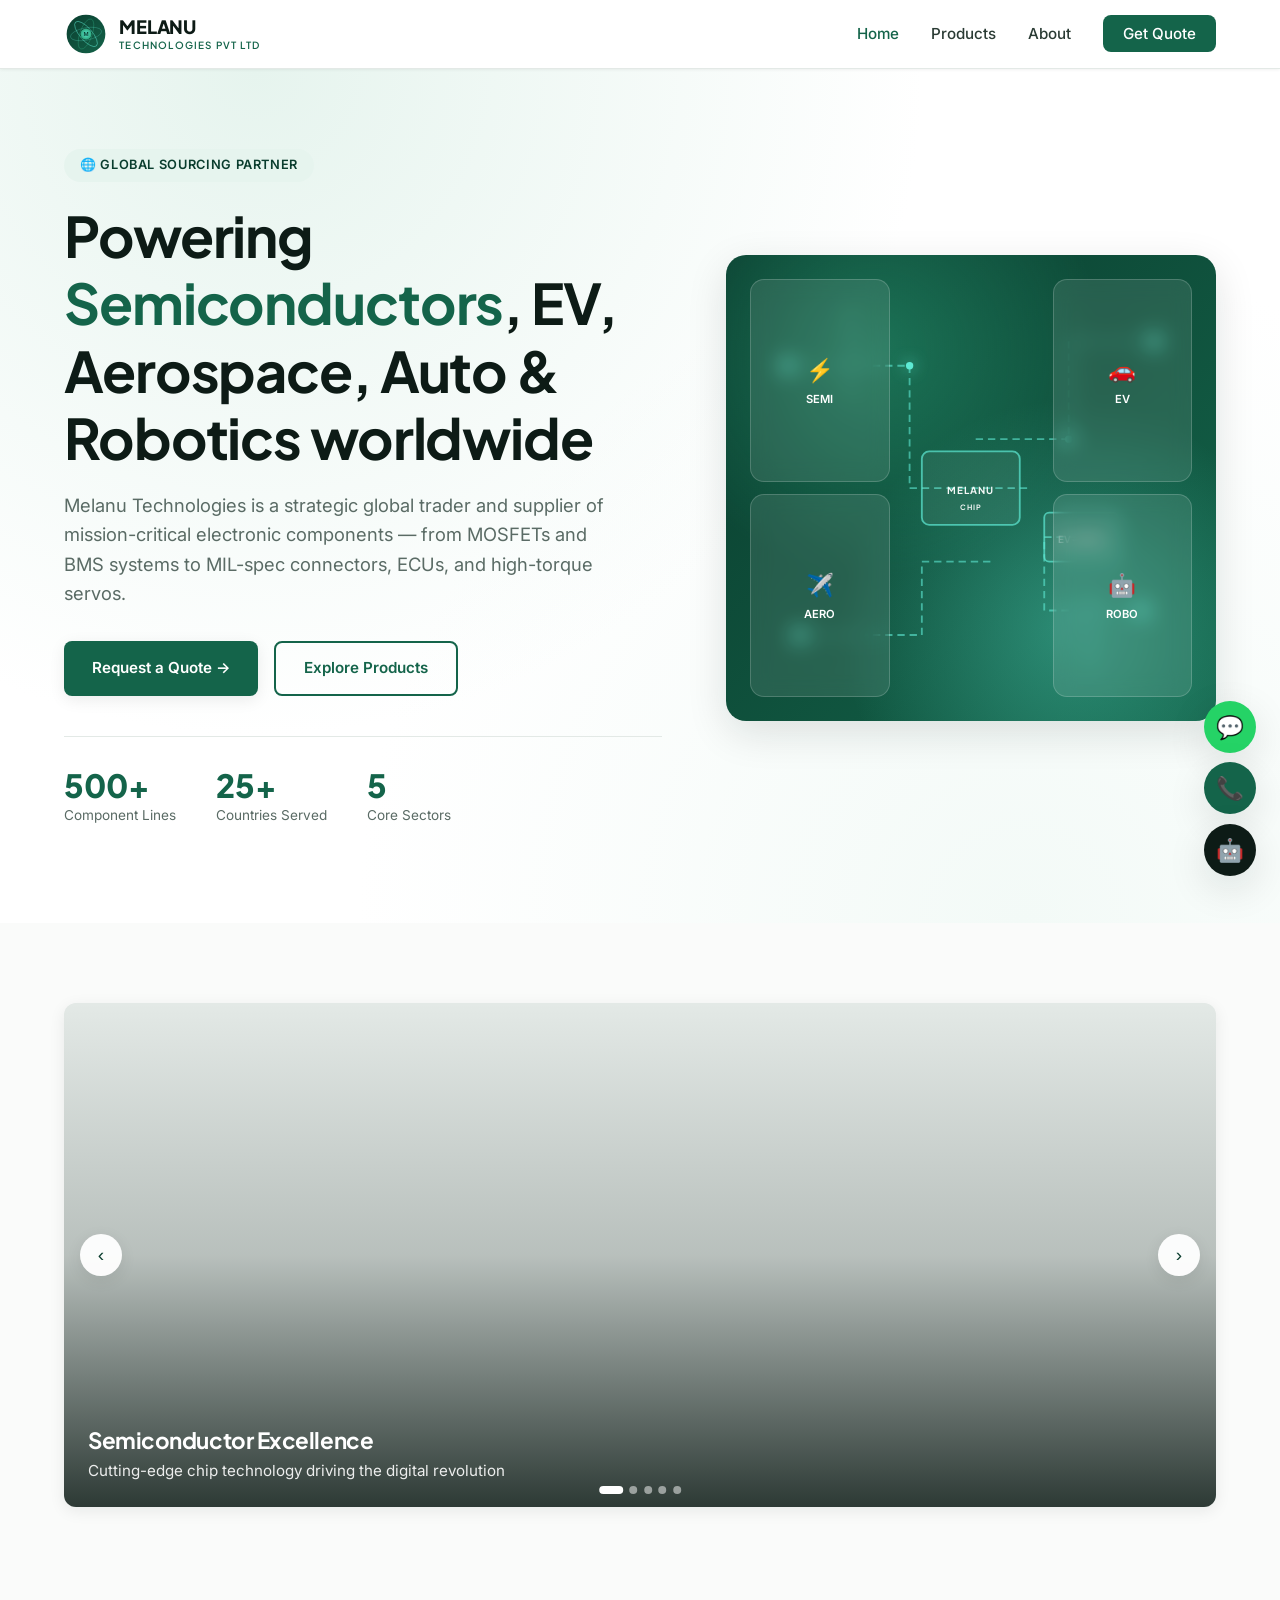
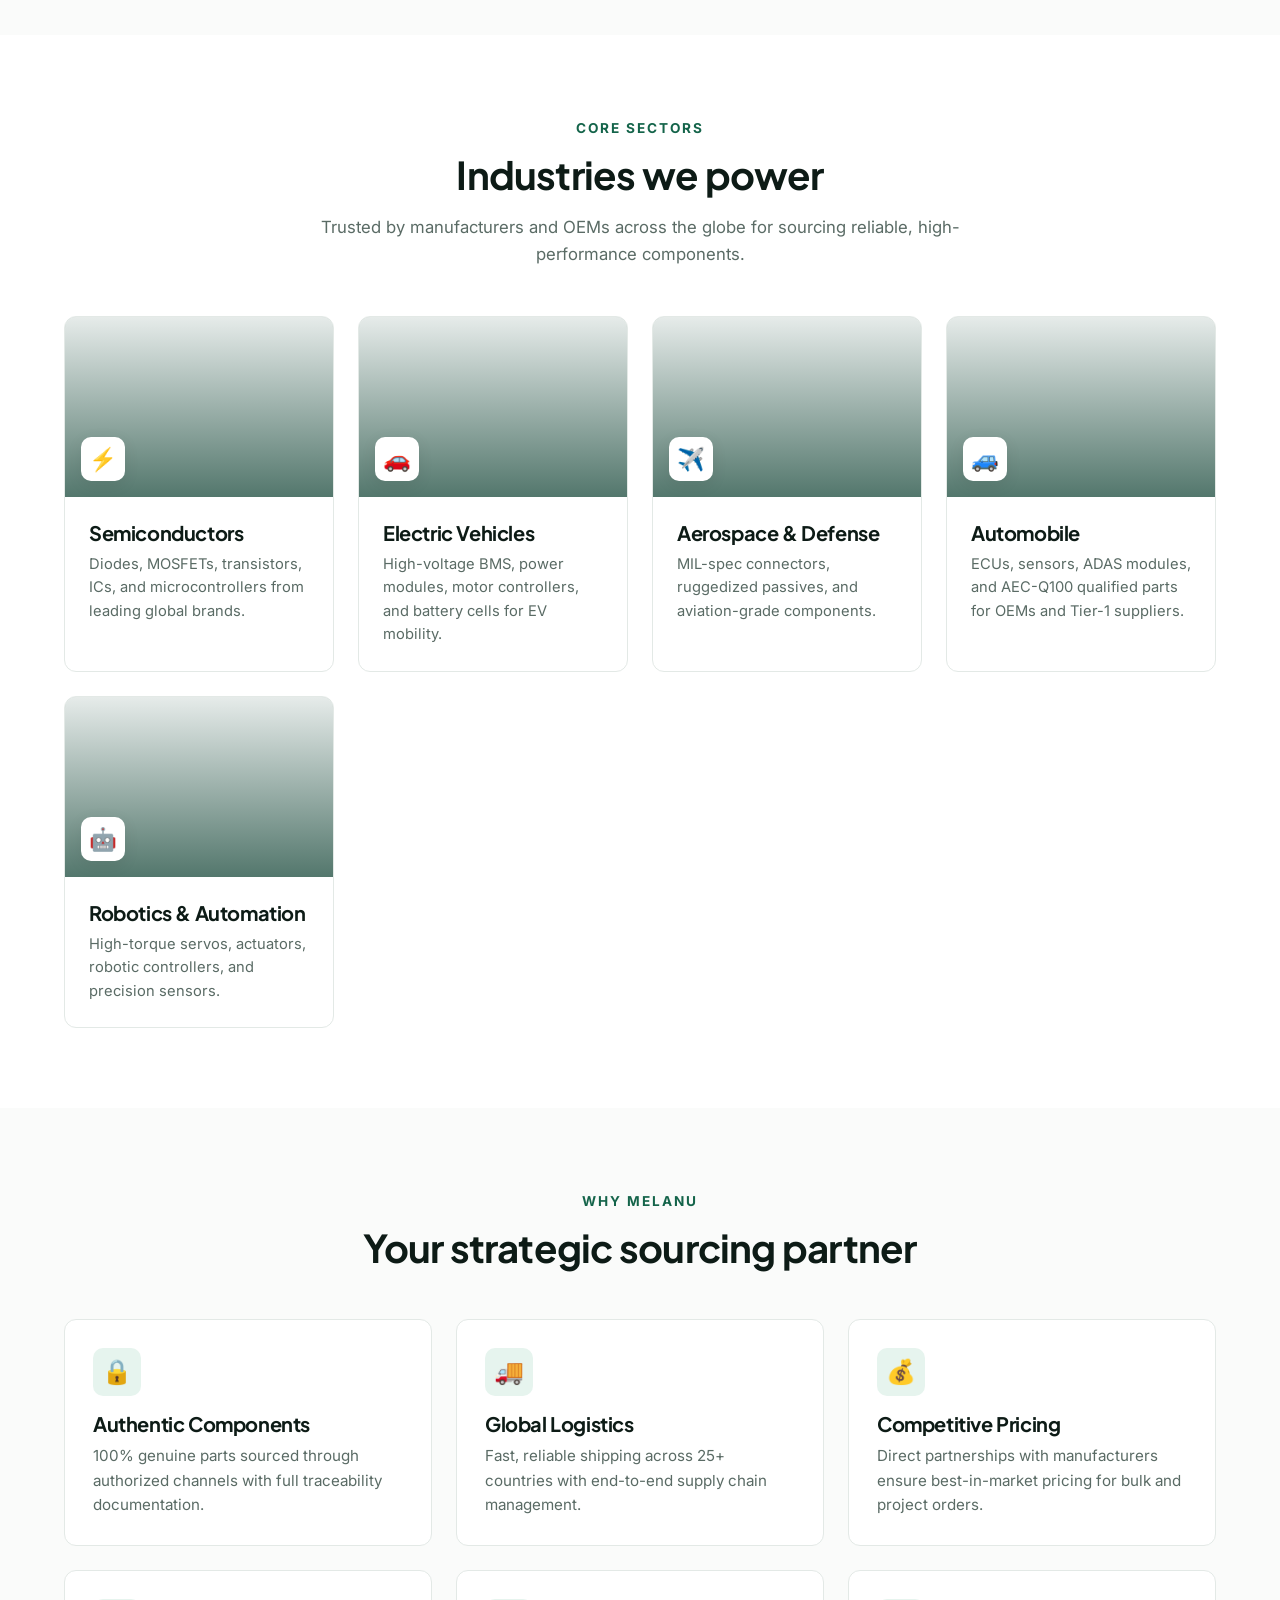
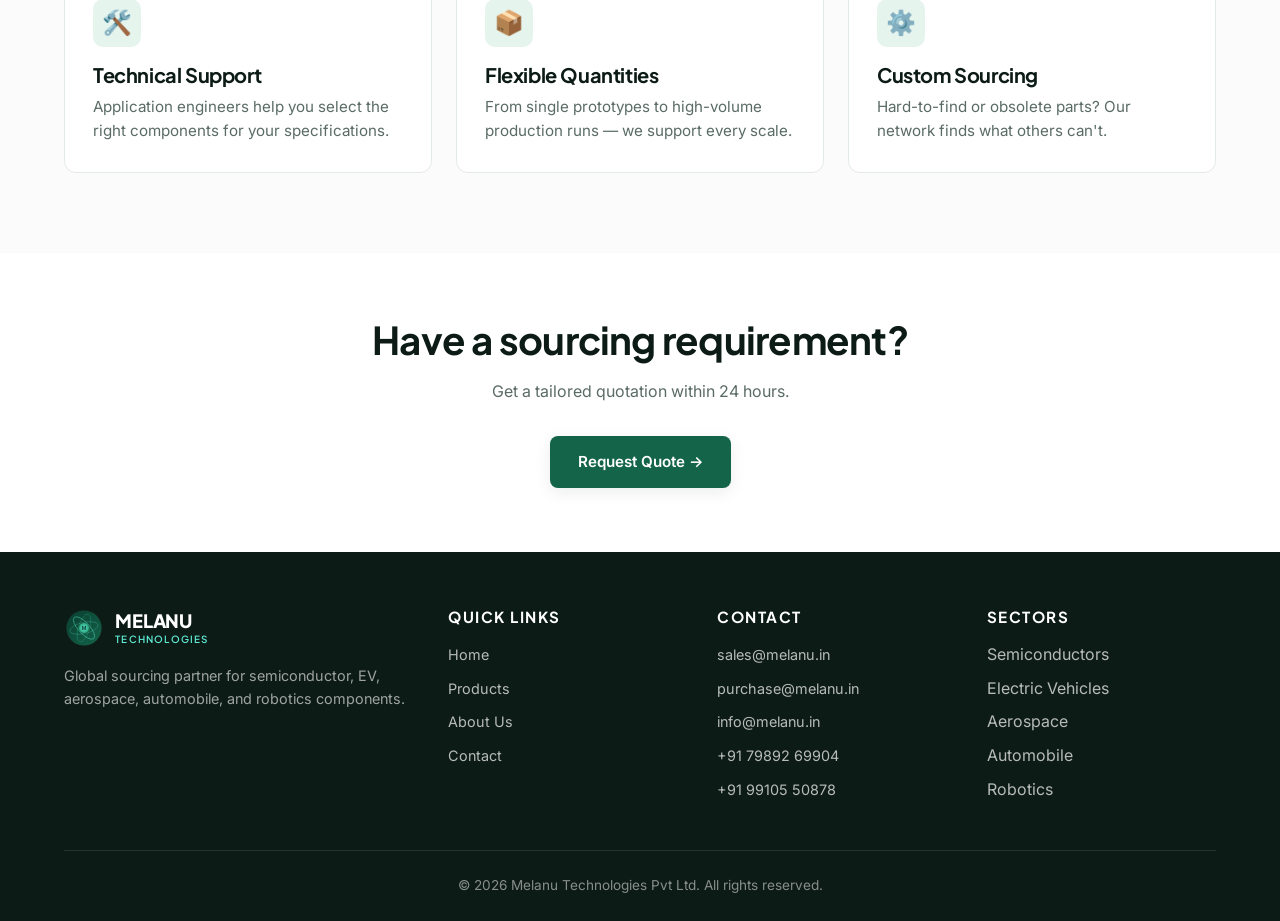
<file: index.html>
<!DOCTYPE html>
<html lang="en">
<head>
  <meta charset="UTF-8">
  <meta name="viewport" content="width=device-width, initial-scale=1.0">
  <title>Melanu Technologies — Global Supplier of Semiconductors, EV, Aerospace, Automobile & Robotics Components</title>
  <meta name="description" content="Melanu Technologies Pvt Ltd — Strategic global trading and supply partner for semiconductors, EV, aerospace, automobile, and robotics components.">
  <link rel="icon" type="image/svg+xml" href="logo.svg">
  <link rel="preconnect" href="https://fonts.googleapis.com">
  <link rel="preconnect" href="https://fonts.gstatic.com" crossorigin>
  <link href="https://fonts.googleapis.com/css2?family=Inter:wght@400;500;600;700&family=Plus+Jakarta+Sans:wght@500;700;800&display=swap" rel="stylesheet">
  <link rel="stylesheet" href="style.css">
</head>
<body>

  <!-- Navigation -->
  <nav class="navbar">
    <div class="nav-inner">
      <a href="index.html" class="logo">
        <img src="logo.svg" alt="Melanu">
        <div class="logo-text">MELANU<span>TECHNOLOGIES PVT LTD</span></div>
      </a>
      <button class="nav-toggle" aria-label="Menu"><span></span><span></span><span></span></button>
      <ul class="nav-links">
        <li><a href="index.html">Home</a></li>
        <li><a href="products.html">Products</a></li>
        <li><a href="about.html">About</a></li>
        <li><a href="contact.html" class="nav-cta">Get Quote</a></li>
      </ul>
    </div>
  </nav>

  <!-- Hero with animated visual -->
  <section class="hero">
    <div class="container">
      <div class="hero-grid">
        <div class="fade-up">
          <span class="hero-eyebrow">🌐 GLOBAL SOURCING PARTNER</span>
          <h1>Powering <span class="accent">Semiconductors</span>, EV, Aerospace, Auto & Robotics worldwide</h1>
          <p class="hero-lead">Melanu Technologies is a strategic global trader and supplier of mission-critical electronic components — from MOSFETs and BMS systems to MIL-spec connectors, ECUs, and high-torque servos.</p>
          <div class="hero-ctas">
            <a href="contact.html" class="btn btn-primary">Request a Quote →</a>
            <a href="products.html" class="btn btn-outline">Explore Products</a>
          </div>
          <div class="hero-stats">
            <div><span class="stat-num">500+</span><div class="stat-label">Component Lines</div></div>
            <div><span class="stat-num">25+</span><div class="stat-label">Countries Served</div></div>
            <div><span class="stat-num">5</span><div class="stat-label">Core Sectors</div></div>
          </div>
        </div>

        <!-- Animated Hero Visual -->
        <div class="hero-visual fade-up">
          <svg class="circuit-svg" viewBox="0 0 400 400" preserveAspectRatio="xMidYMid slice">
            <!-- Circuit traces -->
            <path class="circuit-line" d="M 50 100 L 150 100 L 150 200 L 250 200" />
            <path class="circuit-line" d="M 350 80 L 280 80 L 280 160 L 200 160" />
            <path class="circuit-line" d="M 60 320 L 160 320 L 160 260 L 220 260" />
            <path class="circuit-line" d="M 340 300 L 260 300 L 260 240 L 320 240" />
            <path class="circuit-line" d="M 100 50 L 100 130" />
            <path class="circuit-line" d="M 300 350 L 300 280" />
            <!-- Chip rectangles -->
            <rect class="chip-rect" x="160" y="170" width="80" height="60" rx="6"/>
            <text class="chip-label" x="200" y="205">MELANU</text>
            <text class="chip-label" x="200" y="218" style="font-size: 6px;">CHIP</text>
            <rect class="chip-rect" x="260" y="220" width="60" height="40" rx="4"/>
            <text class="chip-label" x="290" y="245">EV-BMS</text>
            <!-- Glowing nodes -->
            <circle class="circuit-node" cx="50" cy="100" r="4"/>
            <circle class="circuit-node delay-1" cx="350" cy="80" r="4"/>
            <circle class="circuit-node delay-2" cx="60" cy="320" r="4"/>
            <circle class="circuit-node delay-3" cx="340" cy="300" r="4"/>
            <circle class="circuit-node" cx="150" cy="100" r="3"/>
            <circle class="circuit-node delay-2" cx="280" cy="160" r="3"/>
          </svg>
          <div class="float-icons-overlay">
            <div class="float-icon f1"><div class="ico">⚡</div>SEMI</div>
            <div></div>
            <div class="float-icon f2"><div class="ico">🚗</div>EV</div>
            <div class="float-icon f3"><div class="ico">✈️</div>AERO</div>
            <div></div>
            <div class="float-icon f4"><div class="ico">🤖</div>ROBO</div>
          </div>
        </div>
      </div>
    </div>
  </section>

  <!-- Image Carousel -->
  <section class="section">
    <div class="container">
      <div class="carousel">
        <div class="carousel-track">
          <div class="carousel-slide" style="background-image: url('https://images.unsplash.com/photo-1518770660439-4636190af475?w=1600&q=80');">
            <div class="carousel-caption">
              <h3>Semiconductor Excellence</h3>
              <p>Cutting-edge chip technology driving the digital revolution</p>
            </div>
          </div>
          <div class="carousel-slide" style="background-image: url('https://images.unsplash.com/photo-1593941707882-a5bba14938c7?w=1600&q=80');">
            <div class="carousel-caption">
              <h3>Electric Vehicle Innovation</h3>
              <p>Powering the future of mobility with advanced BMS & power electronics</p>
            </div>
          </div>
          <div class="carousel-slide" style="background-image: url('https://images.unsplash.com/photo-1517976547714-720226b864c1?w=1600&q=80');">
            <div class="carousel-caption">
              <h3>Aerospace & Defense</h3>
              <p>MIL-spec components for mission-critical applications</p>
            </div>
          </div>
          <div class="carousel-slide" style="background-image: url('https://images.unsplash.com/photo-1581090464777-f3220bbe1b8b?w=1600&q=80');">
            <div class="carousel-caption">
              <h3>Robotics & Automation</h3>
              <p>Precision components for industrial automation</p>
            </div>
          </div>
          <div class="carousel-slide" style="background-image: url('https://images.unsplash.com/photo-1492144534655-ae79c964c9d7?w=1600&q=80');">
            <div class="carousel-caption">
              <h3>Automotive Systems</h3>
              <p>ECUs, sensors, and ADAS modules for next-gen vehicles</p>
            </div>
          </div>
        </div>
        <button class="carousel-btn prev" aria-label="Previous">‹</button>
        <button class="carousel-btn next" aria-label="Next">›</button>
        <div class="carousel-dots"></div>
      </div>
    </div>
  </section>

  <!-- 5 Sectors with images -->
  <section class="section section-alt">
    <div class="container">
      <div class="section-head">
        <span class="section-eyebrow">CORE SECTORS</span>
        <h2>Industries we power</h2>
        <p>Trusted by manufacturers and OEMs across the globe for sourcing reliable, high-performance components.</p>
      </div>
      <div class="sector-grid">

        <div class="sector-card">
          <div class="sector-img" style="background-image: url('https://images.unsplash.com/photo-1518770660439-4636190af475?w=800&q=80');">
            <div class="sector-img-icon">⚡</div>
          </div>
          <div class="sector-body">
            <h3>Semiconductors</h3>
            <p>Diodes, MOSFETs, transistors, ICs, and microcontrollers from leading global brands.</p>
          </div>
        </div>

        <div class="sector-card">
          <div class="sector-img" style="background-image: url('https://images.unsplash.com/photo-1593941707882-a5bba14938c7?w=800&q=80');">
            <div class="sector-img-icon">🚗</div>
          </div>
          <div class="sector-body">
            <h3>Electric Vehicles</h3>
            <p>High-voltage BMS, power modules, motor controllers, and battery cells for EV mobility.</p>
          </div>
        </div>

        <div class="sector-card">
          <div class="sector-img" style="background-image: url('https://images.unsplash.com/photo-1517976547714-720226b864c1?w=800&q=80');">
            <div class="sector-img-icon">✈️</div>
          </div>
          <div class="sector-body">
            <h3>Aerospace & Defense</h3>
            <p>MIL-spec connectors, ruggedized passives, and aviation-grade components.</p>
          </div>
        </div>

        <div class="sector-card">
          <div class="sector-img" style="background-image: url('https://images.unsplash.com/photo-1492144534655-ae79c964c9d7?w=800&q=80');">
            <div class="sector-img-icon">🚙</div>
          </div>
          <div class="sector-body">
            <h3>Automobile</h3>
            <p>ECUs, sensors, ADAS modules, and AEC-Q100 qualified parts for OEMs and Tier-1 suppliers.</p>
          </div>
        </div>

        <div class="sector-card">
          <div class="sector-img" style="background-image: url('https://images.unsplash.com/photo-1581090464777-f3220bbe1b8b?w=800&q=80');">
            <div class="sector-img-icon">🤖</div>
          </div>
          <div class="sector-body">
            <h3>Robotics & Automation</h3>
            <p>High-torque servos, actuators, robotic controllers, and precision sensors.</p>
          </div>
        </div>

      </div>
    </div>
  </section>

  <!-- Why Melanu -->
  <section class="section">
    <div class="container">
      <div class="section-head">
        <span class="section-eyebrow">WHY MELANU</span>
        <h2>Your strategic sourcing partner</h2>
      </div>
      <div class="grid-3">
        <div class="card">
          <div class="card-icon">🔒</div>
          <h3>Authentic Components</h3>
          <p>100% genuine parts sourced through authorized channels with full traceability documentation.</p>
        </div>
        <div class="card">
          <div class="card-icon">🚚</div>
          <h3>Global Logistics</h3>
          <p>Fast, reliable shipping across 25+ countries with end-to-end supply chain management.</p>
        </div>
        <div class="card">
          <div class="card-icon">💰</div>
          <h3>Competitive Pricing</h3>
          <p>Direct partnerships with manufacturers ensure best-in-market pricing for bulk and project orders.</p>
        </div>
        <div class="card">
          <div class="card-icon">🛠️</div>
          <h3>Technical Support</h3>
          <p>Application engineers help you select the right components for your specifications.</p>
        </div>
        <div class="card">
          <div class="card-icon">📦</div>
          <h3>Flexible Quantities</h3>
          <p>From single prototypes to high-volume production runs — we support every scale.</p>
        </div>
        <div class="card">
          <div class="card-icon">⚙️</div>
          <h3>Custom Sourcing</h3>
          <p>Hard-to-find or obsolete parts? Our network finds what others can't.</p>
        </div>
      </div>
    </div>
  </section>

  <!-- CTA -->
  <section class="section section-alt" style="text-align:center; padding: 4rem 0;">
    <div class="container">
      <h2>Have a sourcing requirement?</h2>
      <p style="margin-bottom: 2rem; color: var(--ink-500);">Get a tailored quotation within 24 hours.</p>
      <a href="contact.html" class="btn btn-primary">Request Quote →</a>
    </div>
  </section>

  <!-- Floating contacts + Chatbot -->
  <div class="floating-contacts">
    <a href="https://wa.me/917989269904?text=Hello%20Melanu%20Technologies,%20I%20have%20an%20enquiry." target="_blank" class="float-btn float-whatsapp" title="WhatsApp">💬</a>
    <a href="tel:+917989269904" class="float-btn float-call" title="Call us">📞</a>
    <button id="botBtn" class="float-btn float-bot" title="AI Assistant">🤖</button>
  </div>

  <div id="chatbot" class="chatbot">
    <div class="chatbot-head">
      <div class="chatbot-head-info">
        <div class="chatbot-avatar">🤖</div>
        <div><h4>Melanu AI Assistant</h4><small>Online · Powered by Claude AI</small></div>
      </div>
      <button id="chatbotClose" class="chatbot-close">✕</button>
    </div>
    <div class="chatbot-body">
      <div class="chat-msg bot"><div class="bubble">👋 Hello! I'm the Melanu AI assistant. Ask me about our products, sectors, or get a quote.</div></div>
    </div>
    <div class="chat-quick">
      <button>Our products</button>
      <button>Get a quote</button>
      <button>WhatsApp us</button>
      <button>Sectors we serve</button>
    </div>
    <div class="chat-input-row">
      <input type="text" id="chatInput" class="chat-input" placeholder="Type a message..." autocomplete="off">
      <button id="chatSend" class="chat-send" title="Send">➤</button>
    </div>
  </div>

  <!-- Footer -->
  <footer>
    <div class="container">
      <div class="footer-grid">
        <div class="footer-brand">
          <div class="logo">
            <img src="logo.svg" alt="Melanu" style="height: 40px; width: 40px;">
            <div class="logo-text" style="color: var(--white);">MELANU<span style="color: var(--green-300);">TECHNOLOGIES</span></div>
          </div>
          <p>Global sourcing partner for semiconductor, EV, aerospace, automobile, and robotics components.</p>
        </div>
        <div>
          <h4>Quick Links</h4>
          <ul>
            <li><a href="index.html">Home</a></li>
            <li><a href="products.html">Products</a></li>
            <li><a href="about.html">About Us</a></li>
            <li><a href="contact.html">Contact</a></li>
          </ul>
        </div>
        <div>
          <h4>Contact</h4>
          <ul>
            <li><a href="mailto:sales@melanu.in">sales@melanu.in</a></li>
            <li><a href="mailto:purchase@melanu.in">purchase@melanu.in</a></li>
            <li><a href="mailto:info@melanu.in">info@melanu.in</a></li>
            <li><a href="tel:+917989269904">+91 79892 69904</a></li>
            <li><a href="tel:+919910550878">+91 99105 50878</a></li>
          </ul>
        </div>
        <div>
          <h4>Sectors</h4>
          <ul>
            <li>Semiconductors</li>
            <li>Electric Vehicles</li>
            <li>Aerospace</li>
            <li>Automobile</li>
            <li>Robotics</li>
          </ul>
        </div>
      </div>
      <div class="footer-bottom">© 2026 Melanu Technologies Pvt Ltd. All rights reserved.</div>
    </div>
  </footer>

  <script src="script.js"></script>
</body>
</html>
</file>
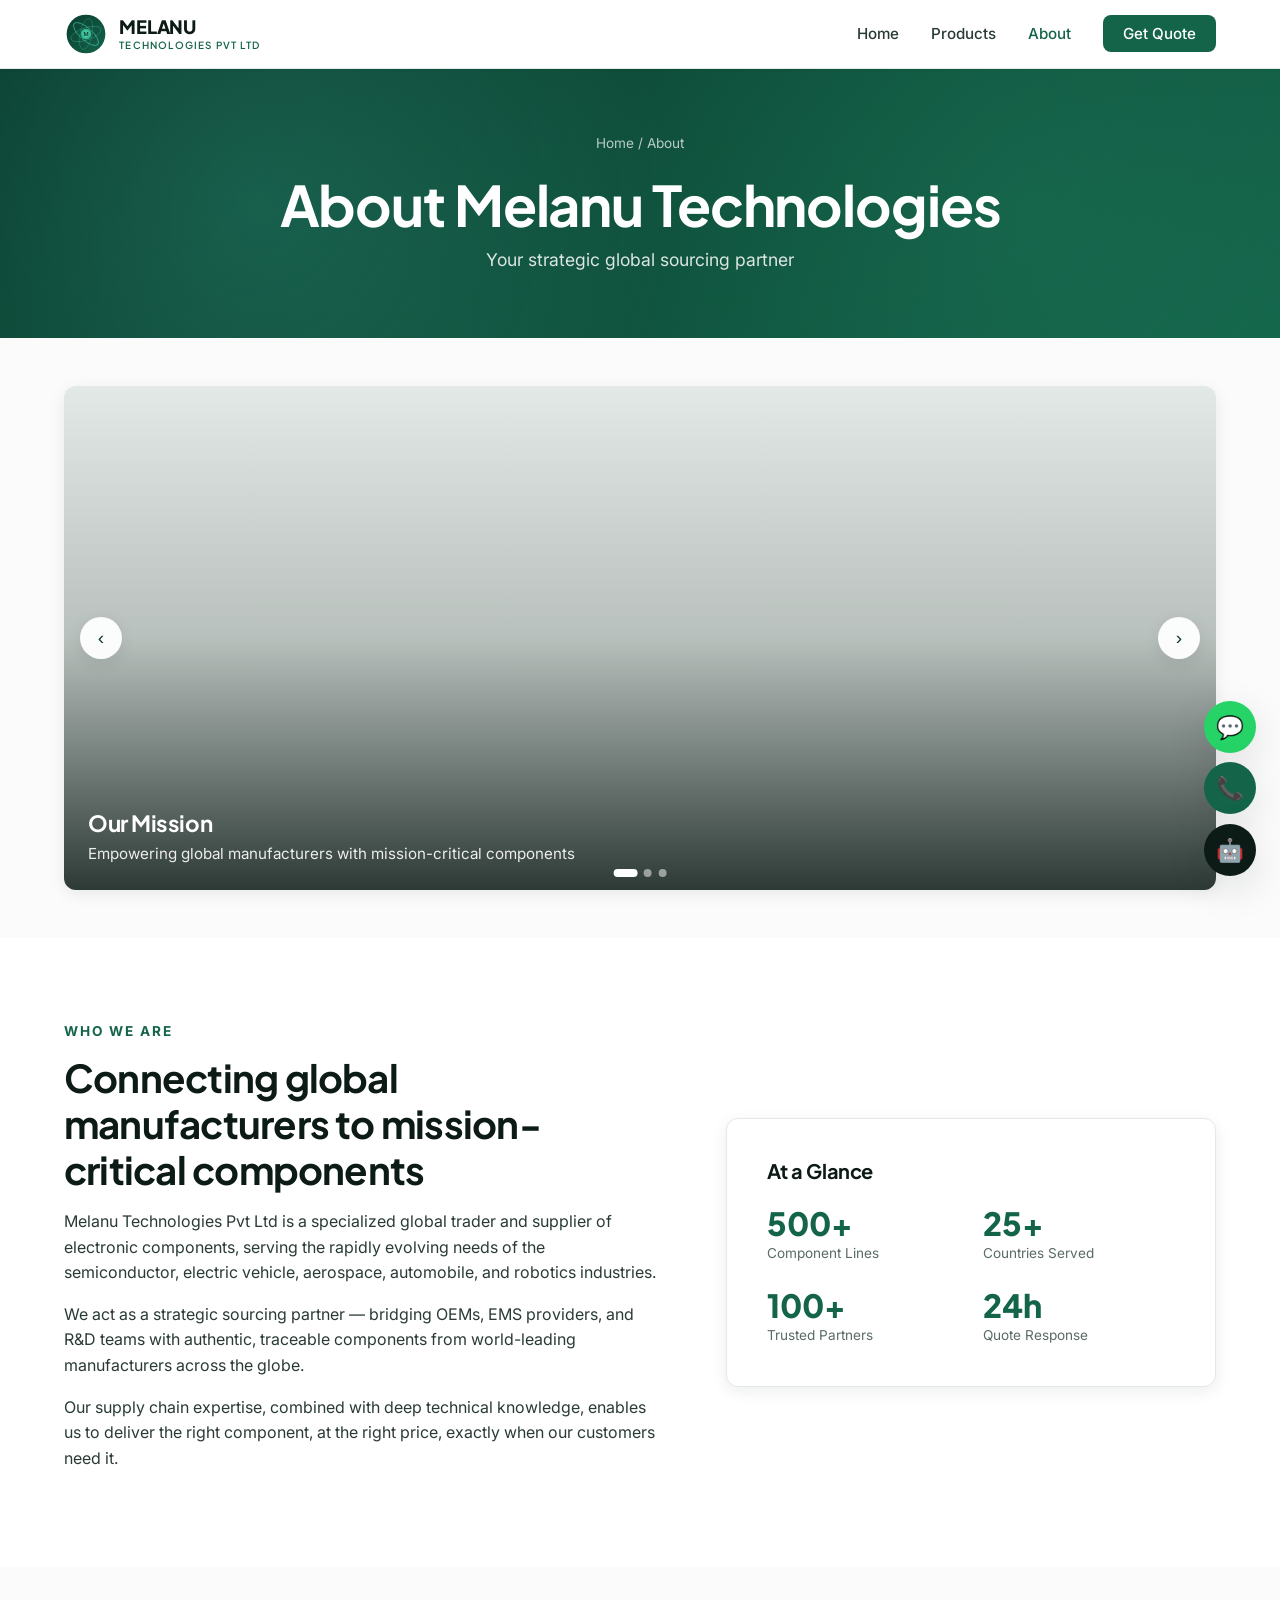
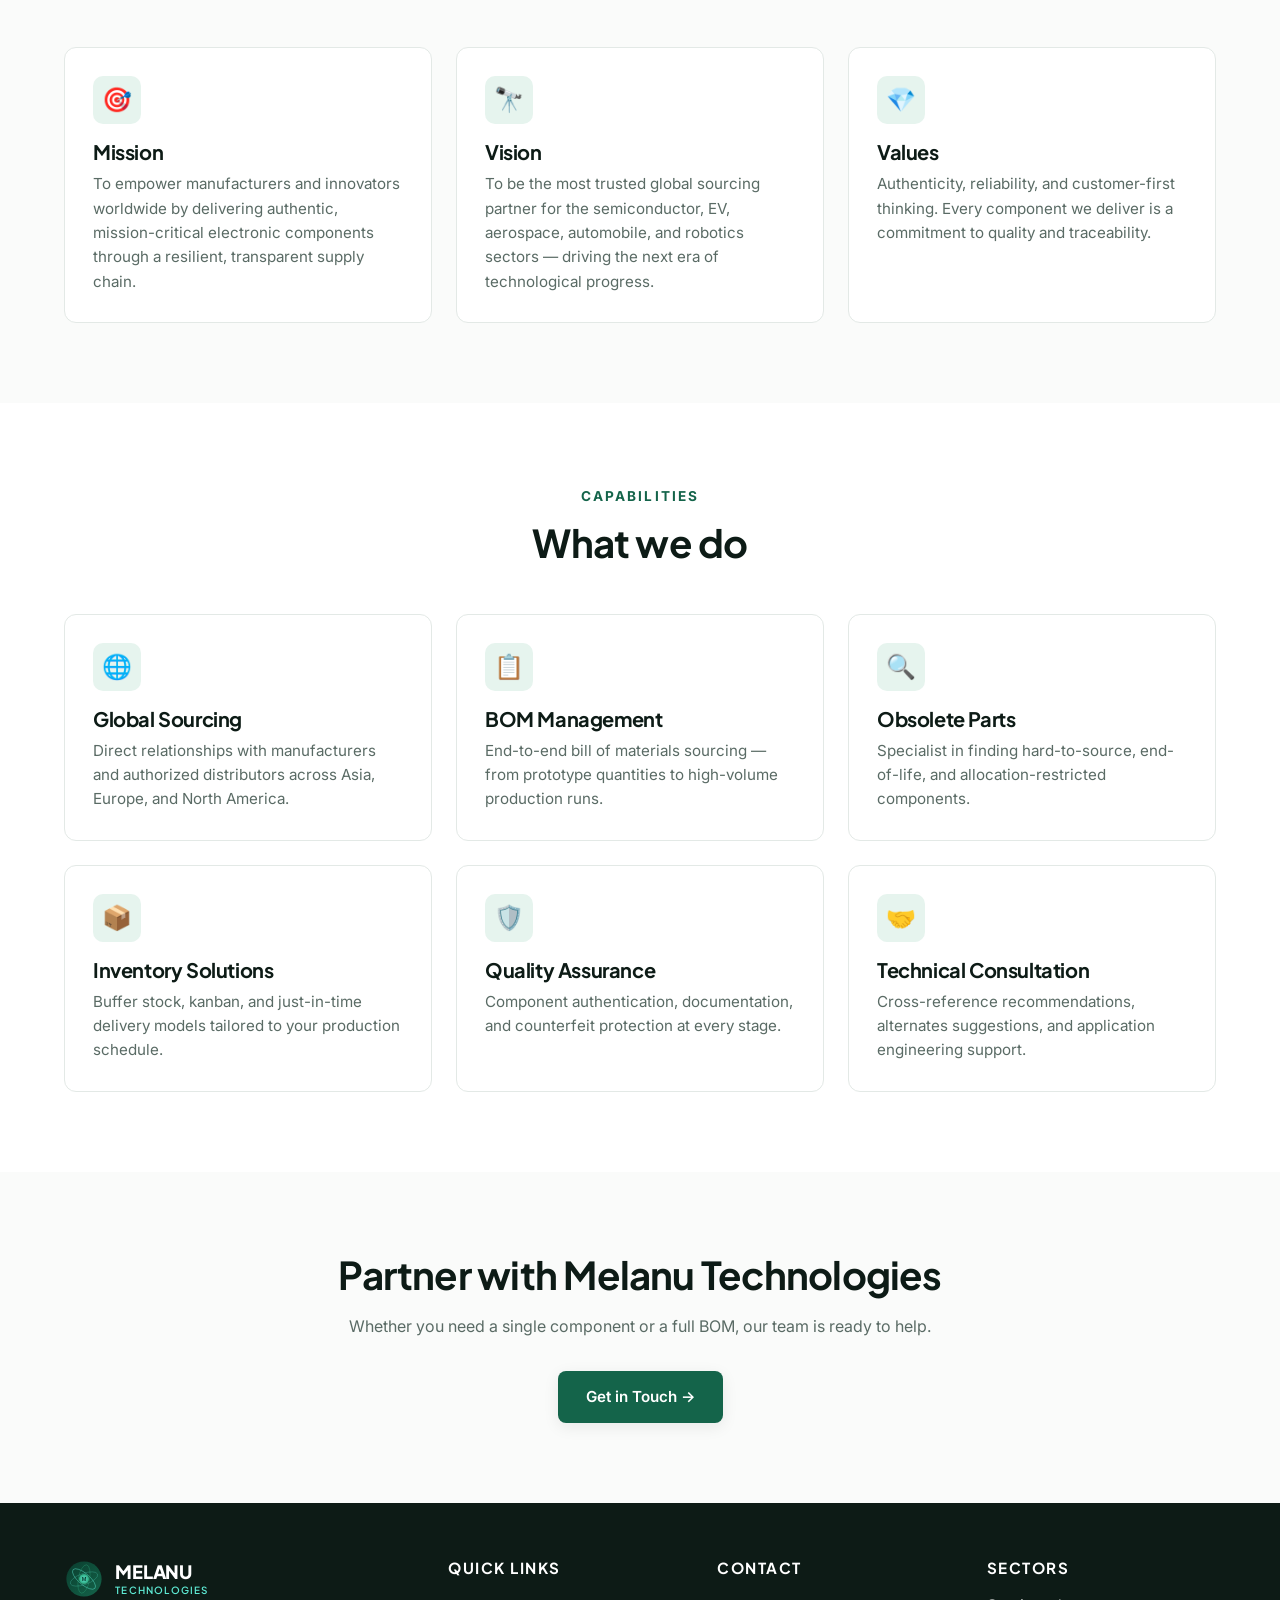
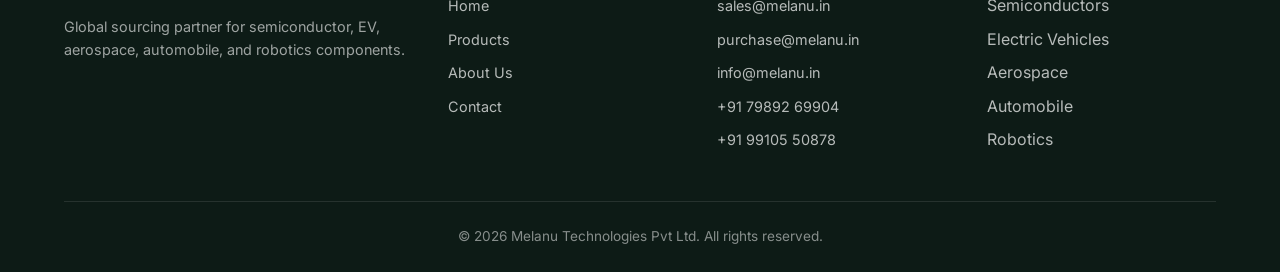
<file: about.html>
<!DOCTYPE html>
<html lang="en">
<head>
  <meta charset="UTF-8">
  <meta name="viewport" content="width=device-width, initial-scale=1.0">
  <title>About Us — Melanu Technologies</title>
  <meta name="description" content="Melanu Technologies — your strategic global sourcing partner for electronic components.">
  <link rel="icon" type="image/svg+xml" href="logo.svg">
  <link rel="preconnect" href="https://fonts.googleapis.com">
  <link rel="preconnect" href="https://fonts.gstatic.com" crossorigin>
  <link href="https://fonts.googleapis.com/css2?family=Inter:wght@400;500;600;700&family=Plus+Jakarta+Sans:wght@500;700;800&display=swap" rel="stylesheet">
  <link rel="stylesheet" href="style.css">
</head>
<body>

  <nav class="navbar">
    <div class="nav-inner">
      <a href="index.html" class="logo"><img src="logo.svg" alt="Melanu"><div class="logo-text">MELANU<span>TECHNOLOGIES PVT LTD</span></div></a>
      <button class="nav-toggle" aria-label="Menu"><span></span><span></span><span></span></button>
      <ul class="nav-links">
        <li><a href="index.html">Home</a></li>
        <li><a href="products.html">Products</a></li>
        <li><a href="about.html">About</a></li>
        <li><a href="contact.html" class="nav-cta">Get Quote</a></li>
      </ul>
    </div>
  </nav>

  <header class="page-header">
    <div class="container">
      <div class="breadcrumb"><a href="index.html">Home</a> / About</div>
      <h1>About Melanu Technologies</h1>
      <p>Your strategic global sourcing partner</p>
    </div>
  </header>

  <!-- Carousel -->
  <section style="padding: 3rem 0 0;">
    <div class="container">
      <div class="carousel">
        <div class="carousel-track">
          <div class="carousel-slide" style="background-image: url('https://images.unsplash.com/photo-1518770660439-4636190af475?w=1600&q=80');">
            <div class="carousel-caption"><h3>Our Mission</h3><p>Empowering global manufacturers with mission-critical components</p></div>
          </div>
          <div class="carousel-slide" style="background-image: url('https://images.unsplash.com/photo-1565043666747-69f6646db940?w=1600&q=80');">
            <div class="carousel-caption"><h3>Global Reach</h3><p>Serving 25+ countries with reliable supply chain solutions</p></div>
          </div>
          <div class="carousel-slide" style="background-image: url('https://images.unsplash.com/photo-1582719508461-905c673771fd?w=1600&q=80');">
            <div class="carousel-caption"><h3>Quality Assured</h3><p>100% authentic components with full traceability</p></div>
          </div>
        </div>
        <button class="carousel-btn prev">‹</button>
        <button class="carousel-btn next">›</button>
        <div class="carousel-dots"></div>
      </div>
    </div>
  </section>

  <section class="section section-alt">
    <div class="container">
      <div class="hero-grid">
        <div>
          <span class="section-eyebrow">WHO WE ARE</span>
          <h2>Connecting global manufacturers to mission-critical components</h2>
          <p>Melanu Technologies Pvt Ltd is a specialized global trader and supplier of electronic components, serving the rapidly evolving needs of the semiconductor, electric vehicle, aerospace, automobile, and robotics industries.</p>
          <p>We act as a strategic sourcing partner — bridging OEMs, EMS providers, and R&D teams with authentic, traceable components from world-leading manufacturers across the globe.</p>
          <p>Our supply chain expertise, combined with deep technical knowledge, enables us to deliver the right component, at the right price, exactly when our customers need it.</p>
        </div>
        <div style="background: var(--white); border: 1px solid var(--ink-100); border-radius: var(--radius); padding: 2.5rem; box-shadow: var(--shadow-md);">
          <h3 style="margin-bottom: 1.5rem;">At a Glance</h3>
          <div style="display: grid; grid-template-columns: 1fr 1fr; gap: 1.5rem;">
            <div><span class="stat-num">500+</span><div class="stat-label">Component Lines</div></div>
            <div><span class="stat-num">25+</span><div class="stat-label">Countries Served</div></div>
            <div><span class="stat-num">100+</span><div class="stat-label">Trusted Partners</div></div>
            <div><span class="stat-num">24h</span><div class="stat-label">Quote Response</div></div>
          </div>
        </div>
      </div>
    </div>
  </section>

  <section class="section">
    <div class="container">
      <div class="grid-3">
        <div class="card"><div class="card-icon">🎯</div><h3>Mission</h3><p>To empower manufacturers and innovators worldwide by delivering authentic, mission-critical electronic components through a resilient, transparent supply chain.</p></div>
        <div class="card"><div class="card-icon">🔭</div><h3>Vision</h3><p>To be the most trusted global sourcing partner for the semiconductor, EV, aerospace, automobile, and robotics sectors — driving the next era of technological progress.</p></div>
        <div class="card"><div class="card-icon">💎</div><h3>Values</h3><p>Authenticity, reliability, and customer-first thinking. Every component we deliver is a commitment to quality and traceability.</p></div>
      </div>
    </div>
  </section>

  <section class="section section-alt">
    <div class="container">
      <div class="section-head">
        <span class="section-eyebrow">CAPABILITIES</span>
        <h2>What we do</h2>
      </div>
      <div class="grid-3">
        <div class="card"><div class="card-icon">🌐</div><h3>Global Sourcing</h3><p>Direct relationships with manufacturers and authorized distributors across Asia, Europe, and North America.</p></div>
        <div class="card"><div class="card-icon">📋</div><h3>BOM Management</h3><p>End-to-end bill of materials sourcing — from prototype quantities to high-volume production runs.</p></div>
        <div class="card"><div class="card-icon">🔍</div><h3>Obsolete Parts</h3><p>Specialist in finding hard-to-source, end-of-life, and allocation-restricted components.</p></div>
        <div class="card"><div class="card-icon">📦</div><h3>Inventory Solutions</h3><p>Buffer stock, kanban, and just-in-time delivery models tailored to your production schedule.</p></div>
        <div class="card"><div class="card-icon">🛡️</div><h3>Quality Assurance</h3><p>Component authentication, documentation, and counterfeit protection at every stage.</p></div>
        <div class="card"><div class="card-icon">🤝</div><h3>Technical Consultation</h3><p>Cross-reference recommendations, alternates suggestions, and application engineering support.</p></div>
      </div>
    </div>
  </section>

  <section class="section" style="text-align:center;">
    <div class="container">
      <h2>Partner with Melanu Technologies</h2>
      <p style="margin-bottom: 2rem; color: var(--ink-500); max-width: 600px; margin-left: auto; margin-right: auto;">Whether you need a single component or a full BOM, our team is ready to help.</p>
      <a href="contact.html" class="btn btn-primary">Get in Touch →</a>
    </div>
  </section>

  <div class="floating-contacts">
    <a href="https://wa.me/917989269904?text=Hello%20Melanu%20Technologies,%20I%20have%20an%20enquiry." target="_blank" class="float-btn float-whatsapp" title="WhatsApp">💬</a>
    <a href="tel:+917989269904" class="float-btn float-call" title="Call us">📞</a>
    <button id="botBtn" class="float-btn float-bot" title="AI Assistant">🤖</button>
  </div>

  <div id="chatbot" class="chatbot">
    <div class="chatbot-head">
      <div class="chatbot-head-info"><div class="chatbot-avatar">🤖</div><div><h4>Melanu AI Assistant</h4><small>Online · Powered by Claude AI</small></div></div>
      <button id="chatbotClose" class="chatbot-close">✕</button>
    </div>
    <div class="chatbot-body"><div class="chat-msg bot"><div class="bubble">👋 Want to know more about Melanu? Ask away!</div></div></div>
    <div class="chat-quick">
      <button>Our products</button>
      <button>Sectors we serve</button>
      <button>Get a quote</button>
      <button>WhatsApp us</button>
    </div>
    <div class="chat-input-row">
      <input type="text" id="chatInput" class="chat-input" placeholder="Type a message..." autocomplete="off">
      <button id="chatSend" class="chat-send">➤</button>
    </div>
  </div>

  <footer>
    <div class="container">
      <div class="footer-grid">
        <div class="footer-brand">
          <div class="logo"><img src="logo.svg" alt="Melanu" style="height: 40px; width: 40px;"><div class="logo-text" style="color: var(--white);">MELANU<span style="color: var(--green-300);">TECHNOLOGIES</span></div></div>
          <p>Global sourcing partner for semiconductor, EV, aerospace, automobile, and robotics components.</p>
        </div>
        <div><h4>Quick Links</h4><ul><li><a href="index.html">Home</a></li><li><a href="products.html">Products</a></li><li><a href="about.html">About Us</a></li><li><a href="contact.html">Contact</a></li></ul></div>
        <div><h4>Contact</h4><ul><li><a href="mailto:sales@melanu.in">sales@melanu.in</a></li><li><a href="mailto:purchase@melanu.in">purchase@melanu.in</a></li><li><a href="mailto:info@melanu.in">info@melanu.in</a></li><li><a href="tel:+917989269904">+91 79892 69904</a></li><li><a href="tel:+919910550878">+91 99105 50878</a></li></ul></div>
        <div><h4>Sectors</h4><ul><li>Semiconductors</li><li>Electric Vehicles</li><li>Aerospace</li><li>Automobile</li><li>Robotics</li></ul></div>
      </div>
      <div class="footer-bottom">© 2026 Melanu Technologies Pvt Ltd. All rights reserved.</div>
    </div>
  </footer>

  <script src="script.js"></script>
</body>
</html>
</file>
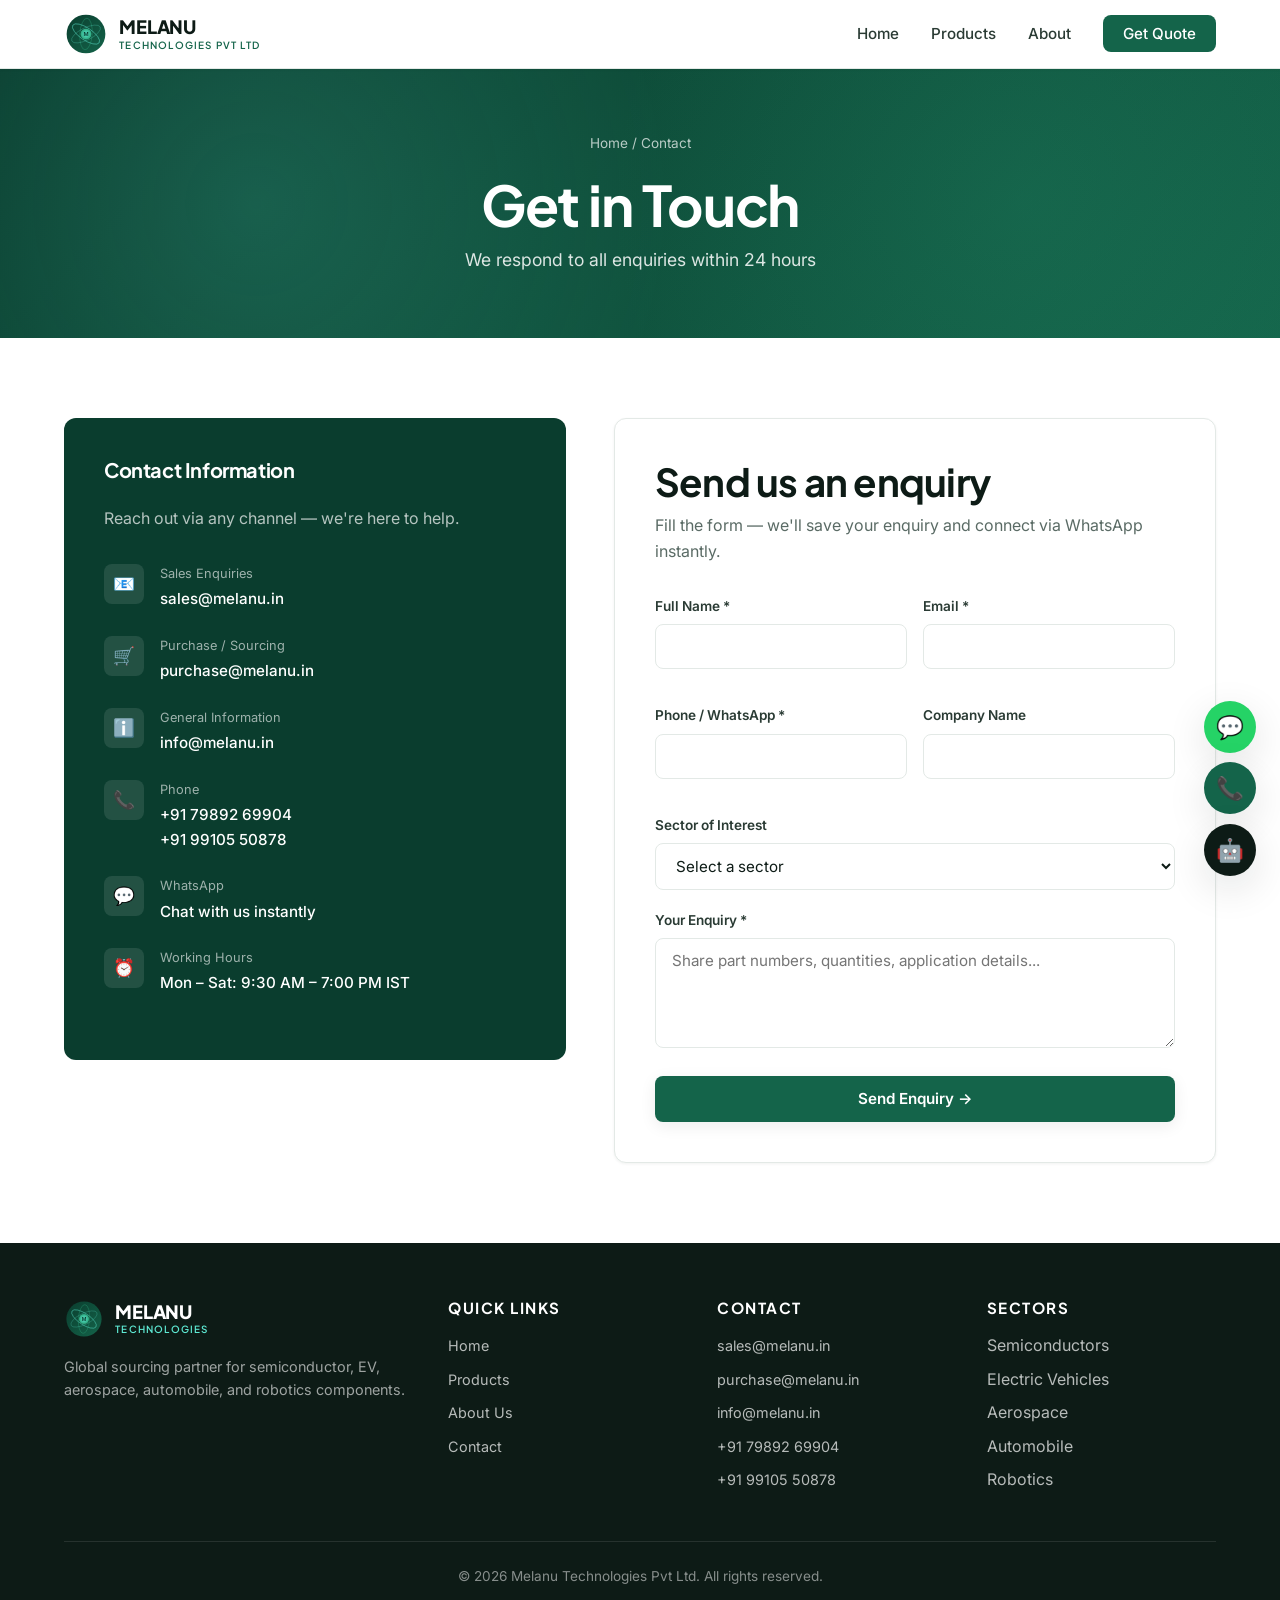
<file: contact.html>
<!DOCTYPE html>
<html lang="en">
<head>
  <meta charset="UTF-8">
  <meta name="viewport" content="width=device-width, initial-scale=1.0">
  <title>Contact Us — Melanu Technologies</title>
  <meta name="description" content="Get in touch with Melanu Technologies for component enquiries, quotes, and partnerships.">
  <link rel="icon" type="image/svg+xml" href="logo.svg">
  <link rel="preconnect" href="https://fonts.googleapis.com">
  <link rel="preconnect" href="https://fonts.gstatic.com" crossorigin>
  <link href="https://fonts.googleapis.com/css2?family=Inter:wght@400;500;600;700&family=Plus+Jakarta+Sans:wght@500;700;800&display=swap" rel="stylesheet">
  <link rel="stylesheet" href="style.css">
</head>
<body>

  <nav class="navbar">
    <div class="nav-inner">
      <a href="index.html" class="logo"><img src="logo.svg" alt="Melanu"><div class="logo-text">MELANU<span>TECHNOLOGIES PVT LTD</span></div></a>
      <button class="nav-toggle" aria-label="Menu"><span></span><span></span><span></span></button>
      <ul class="nav-links">
        <li><a href="index.html">Home</a></li>
        <li><a href="products.html">Products</a></li>
        <li><a href="about.html">About</a></li>
        <li><a href="contact.html" class="nav-cta">Get Quote</a></li>
      </ul>
    </div>
  </nav>

  <header class="page-header">
    <div class="container">
      <div class="breadcrumb"><a href="index.html">Home</a> / Contact</div>
      <h1>Get in Touch</h1>
      <p>We respond to all enquiries within 24 hours</p>
    </div>
  </header>

  <section class="section section-alt">
    <div class="container">
      <div class="contact-grid">

        <div class="contact-info-card">
          <h3>Contact Information</h3>
          <p style="color: rgba(255,255,255,0.7); margin-bottom: 2rem;">Reach out via any channel — we're here to help.</p>

          <div class="contact-item">
            <div class="contact-icon">📧</div>
            <div><div class="contact-item-label">Sales Enquiries</div><a href="mailto:sales@melanu.in">sales@melanu.in</a></div>
          </div>

          <div class="contact-item">
            <div class="contact-icon">🛒</div>
            <div><div class="contact-item-label">Purchase / Sourcing</div><a href="mailto:purchase@melanu.in">purchase@melanu.in</a></div>
          </div>

          <div class="contact-item">
            <div class="contact-icon">ℹ️</div>
            <div><div class="contact-item-label">General Information</div><a href="mailto:info@melanu.in">info@melanu.in</a></div>
          </div>

          <div class="contact-item">
            <div class="contact-icon">📞</div>
            <div><div class="contact-item-label">Phone</div><a href="tel:+917989269904">+91 79892 69904</a><a href="tel:+919910550878">+91 99105 50878</a></div>
          </div>

          <div class="contact-item">
            <div class="contact-icon">💬</div>
            <div><div class="contact-item-label">WhatsApp</div><a href="https://wa.me/917989269904?text=Hello%20Melanu%20Technologies" target="_blank">Chat with us instantly</a></div>
          </div>

          <div class="contact-item">
            <div class="contact-icon">⏰</div>
            <div><div class="contact-item-label">Working Hours</div><span class="contact-item-value">Mon – Sat: 9:30 AM – 7:00 PM IST</span></div>
          </div>
        </div>

        <div class="form-card">
          <h2 style="margin-bottom: 0.5rem;">Send us an enquiry</h2>
          <p style="color: var(--ink-500); margin-bottom: 2rem;">Fill the form — we'll save your enquiry and connect via WhatsApp instantly.</p>

          <form id="enquiryForm">
            <div class="form-row">
              <div class="form-group"><label for="name">Full Name *</label><input type="text" id="name" name="name" required></div>
              <div class="form-group"><label for="email">Email *</label><input type="email" id="email" name="email" required></div>
            </div>
            <div class="form-row">
              <div class="form-group"><label for="phone">Phone / WhatsApp *</label><input type="tel" id="phone" name="phone" required></div>
              <div class="form-group"><label for="company">Company Name</label><input type="text" id="company" name="company"></div>
            </div>
            <div class="form-group">
              <label for="sector">Sector of Interest</label>
              <select id="sector" name="sector">
                <option value="">Select a sector</option>
                <option value="Semiconductors">Semiconductors</option>
                <option value="EV Components">EV Components</option>
                <option value="Aerospace">Aerospace & Defense</option>
                <option value="Automobile">Automobile</option>
                <option value="Robotics">Robotics & Automation</option>
                <option value="Other">Other / Multiple</option>
              </select>
            </div>
            <div class="form-group">
              <label for="message">Your Enquiry *</label>
              <textarea id="message" name="message" placeholder="Share part numbers, quantities, application details..." required></textarea>
            </div>
            <button type="submit" class="btn btn-primary" style="width: 100%; justify-content: center;">Send Enquiry →</button>
            <div id="formMsg" class="form-msg"></div>
          </form>
        </div>

      </div>
    </div>
  </section>

  <div class="floating-contacts">
    <a href="https://wa.me/917989269904?text=Hello%20Melanu%20Technologies,%20I%20have%20an%20enquiry." target="_blank" class="float-btn float-whatsapp" title="WhatsApp">💬</a>
    <a href="tel:+917989269904" class="float-btn float-call" title="Call us">📞</a>
    <button id="botBtn" class="float-btn float-bot" title="AI Assistant">🤖</button>
  </div>

  <div id="chatbot" class="chatbot">
    <div class="chatbot-head">
      <div class="chatbot-head-info"><div class="chatbot-avatar">🤖</div><div><h4>Melanu AI Assistant</h4><small>Online · Powered by Claude AI</small></div></div>
      <button id="chatbotClose" class="chatbot-close">✕</button>
    </div>
    <div class="chatbot-body"><div class="chat-msg bot"><div class="bubble">👋 Need help? I can guide you to the right channel.</div></div></div>
    <div class="chat-quick">
      <button>Our products</button>
      <button>Get a quote</button>
      <button>WhatsApp us</button>
      <button>Email</button>
    </div>
    <div class="chat-input-row">
      <input type="text" id="chatInput" class="chat-input" placeholder="Type a message..." autocomplete="off">
      <button id="chatSend" class="chat-send">➤</button>
    </div>
  </div>

  <footer>
    <div class="container">
      <div class="footer-grid">
        <div class="footer-brand">
          <div class="logo"><img src="logo.svg" alt="Melanu" style="height: 40px; width: 40px;"><div class="logo-text" style="color: var(--white);">MELANU<span style="color: var(--green-300);">TECHNOLOGIES</span></div></div>
          <p>Global sourcing partner for semiconductor, EV, aerospace, automobile, and robotics components.</p>
        </div>
        <div><h4>Quick Links</h4><ul><li><a href="index.html">Home</a></li><li><a href="products.html">Products</a></li><li><a href="about.html">About Us</a></li><li><a href="contact.html">Contact</a></li></ul></div>
        <div><h4>Contact</h4><ul><li><a href="mailto:sales@melanu.in">sales@melanu.in</a></li><li><a href="mailto:purchase@melanu.in">purchase@melanu.in</a></li><li><a href="mailto:info@melanu.in">info@melanu.in</a></li><li><a href="tel:+917989269904">+91 79892 69904</a></li><li><a href="tel:+919910550878">+91 99105 50878</a></li></ul></div>
        <div><h4>Sectors</h4><ul><li>Semiconductors</li><li>Electric Vehicles</li><li>Aerospace</li><li>Automobile</li><li>Robotics</li></ul></div>
      </div>
      <div class="footer-bottom">© 2026 Melanu Technologies Pvt Ltd. All rights reserved.</div>
    </div>
  </footer>

  <script src="script.js"></script>
</body>
</html>
</file>
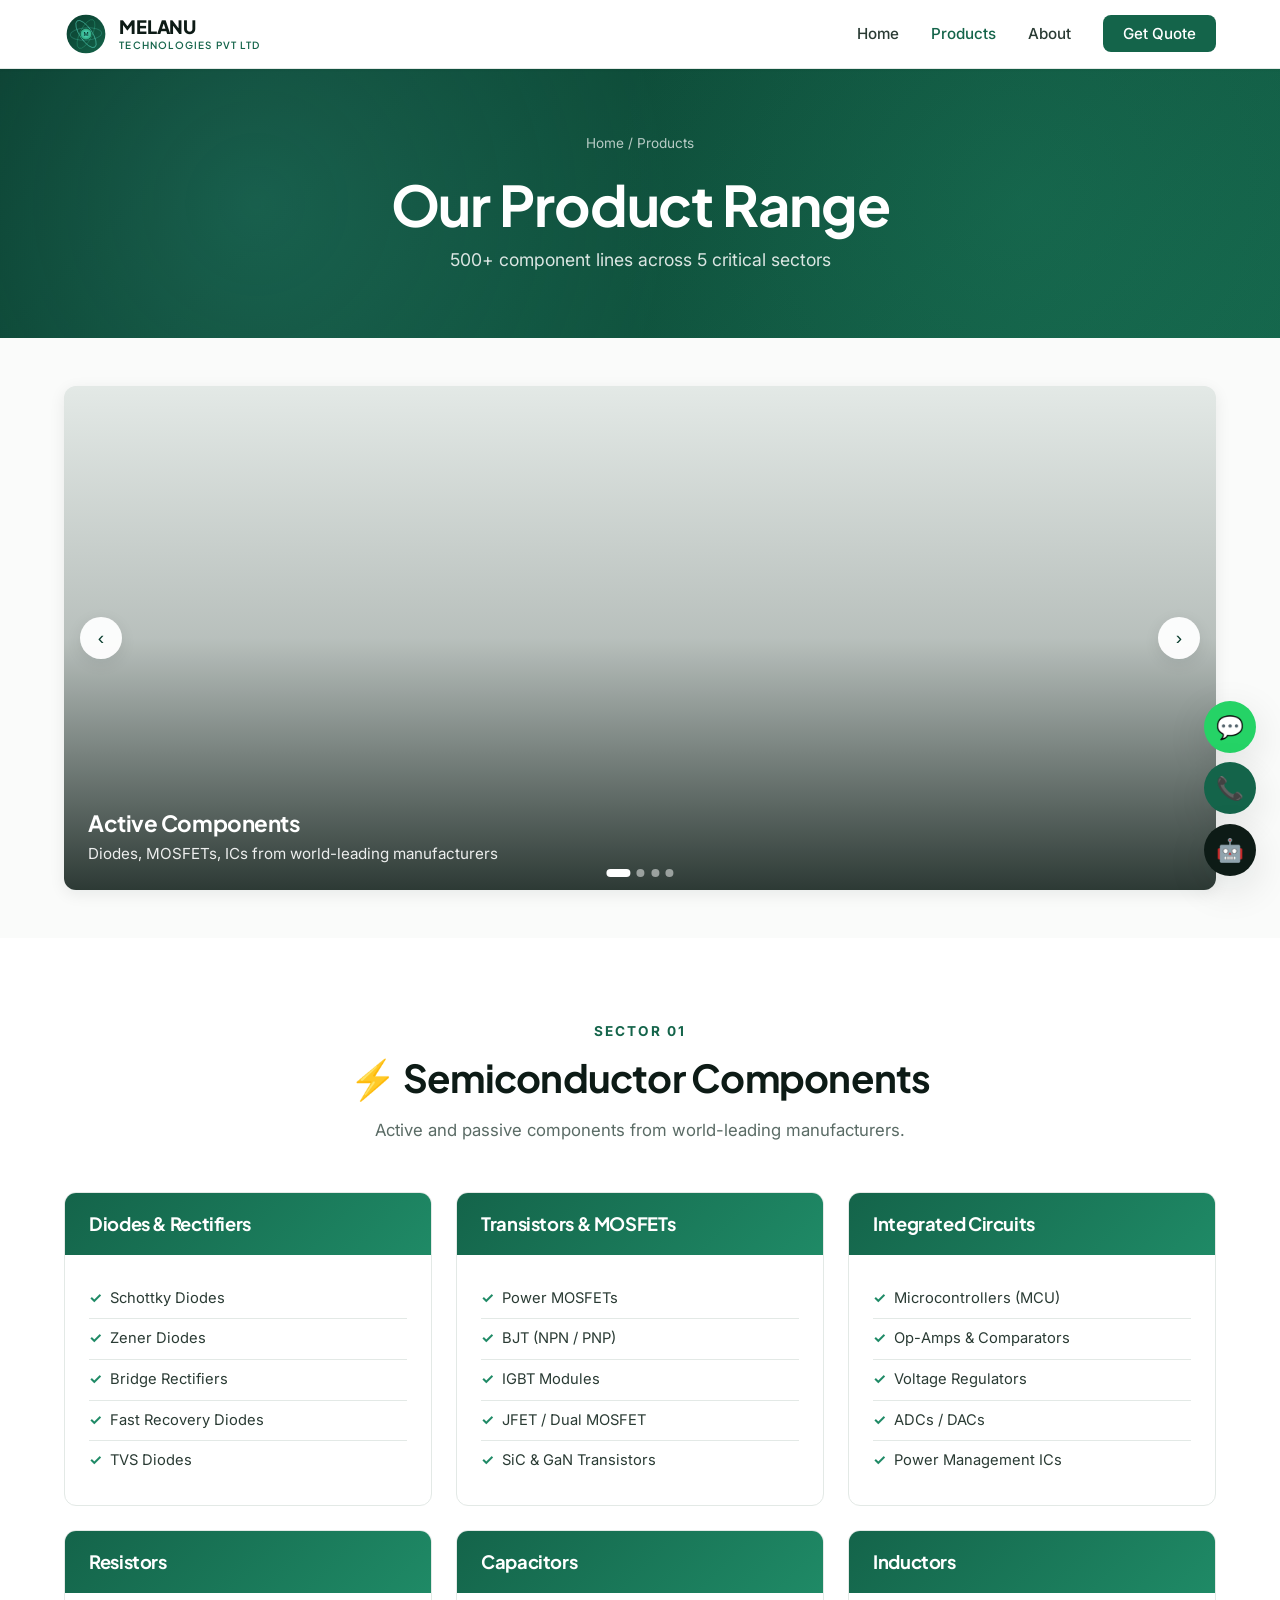
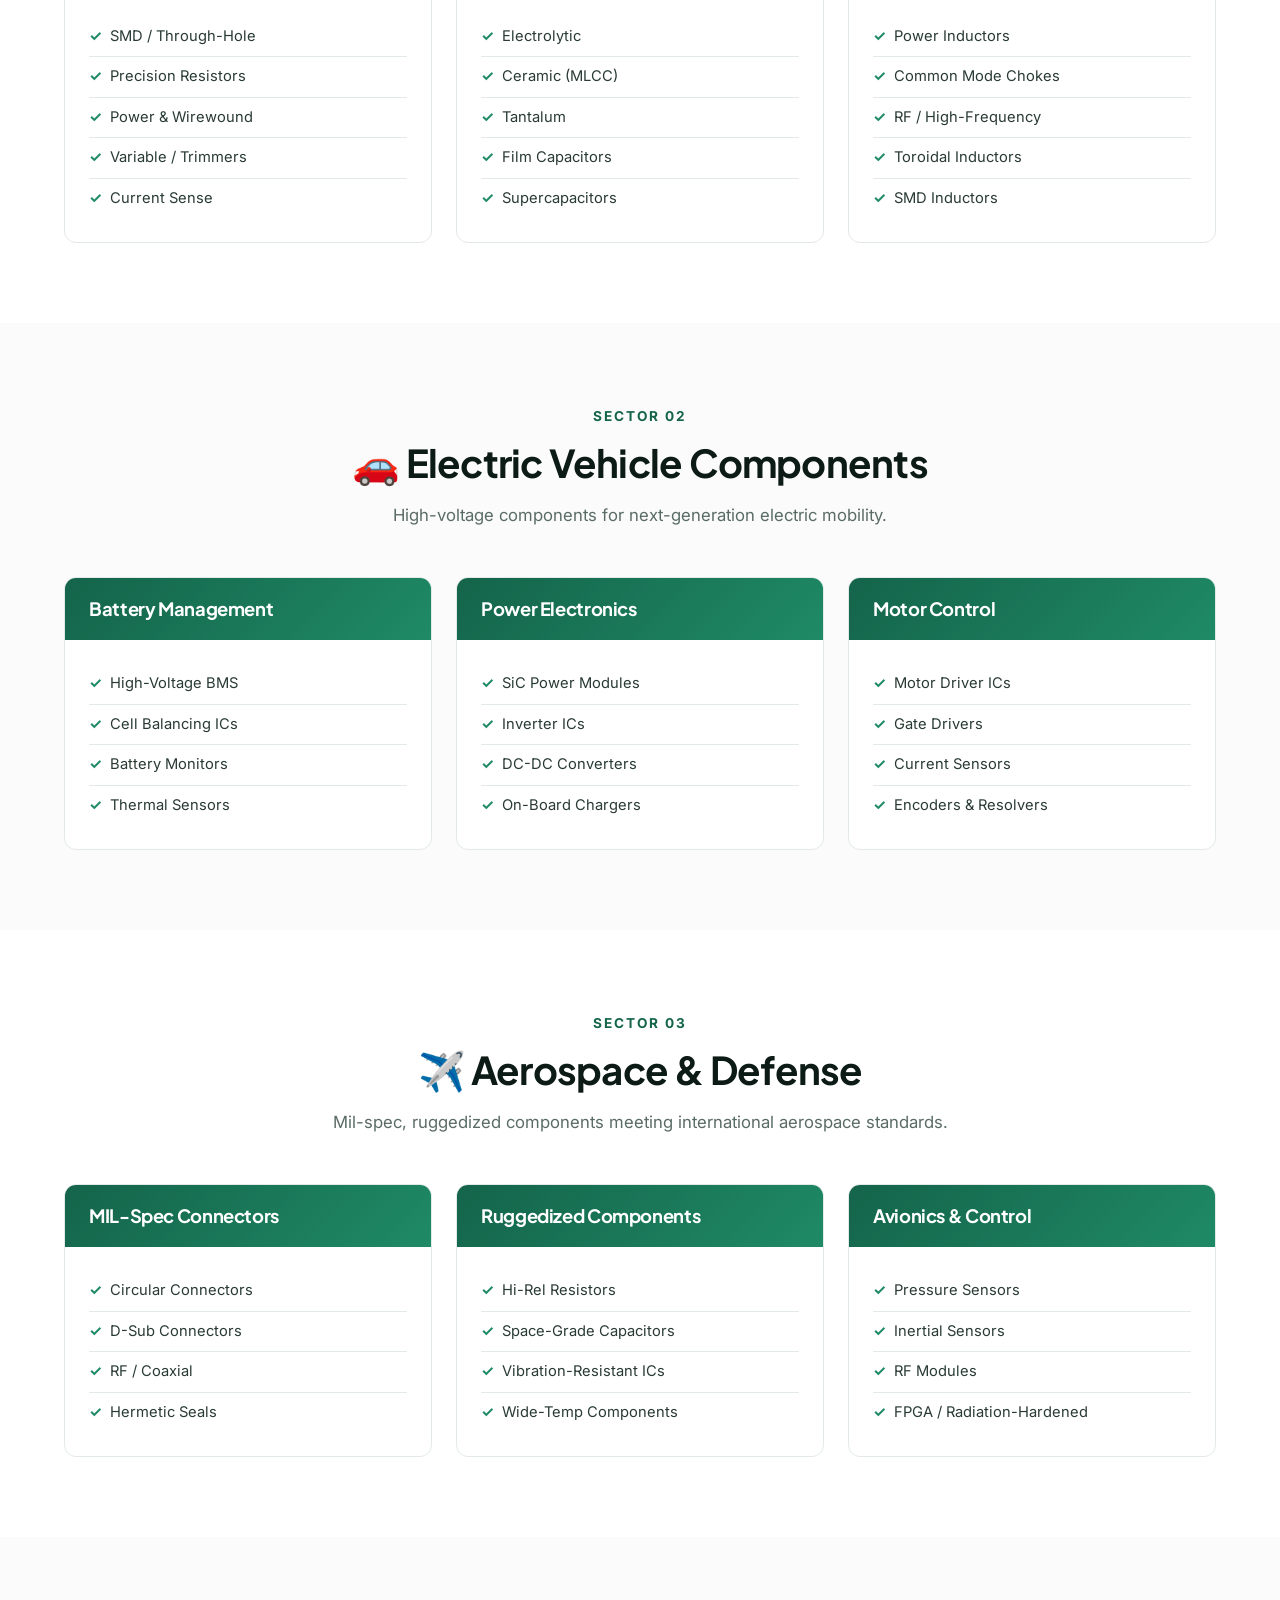
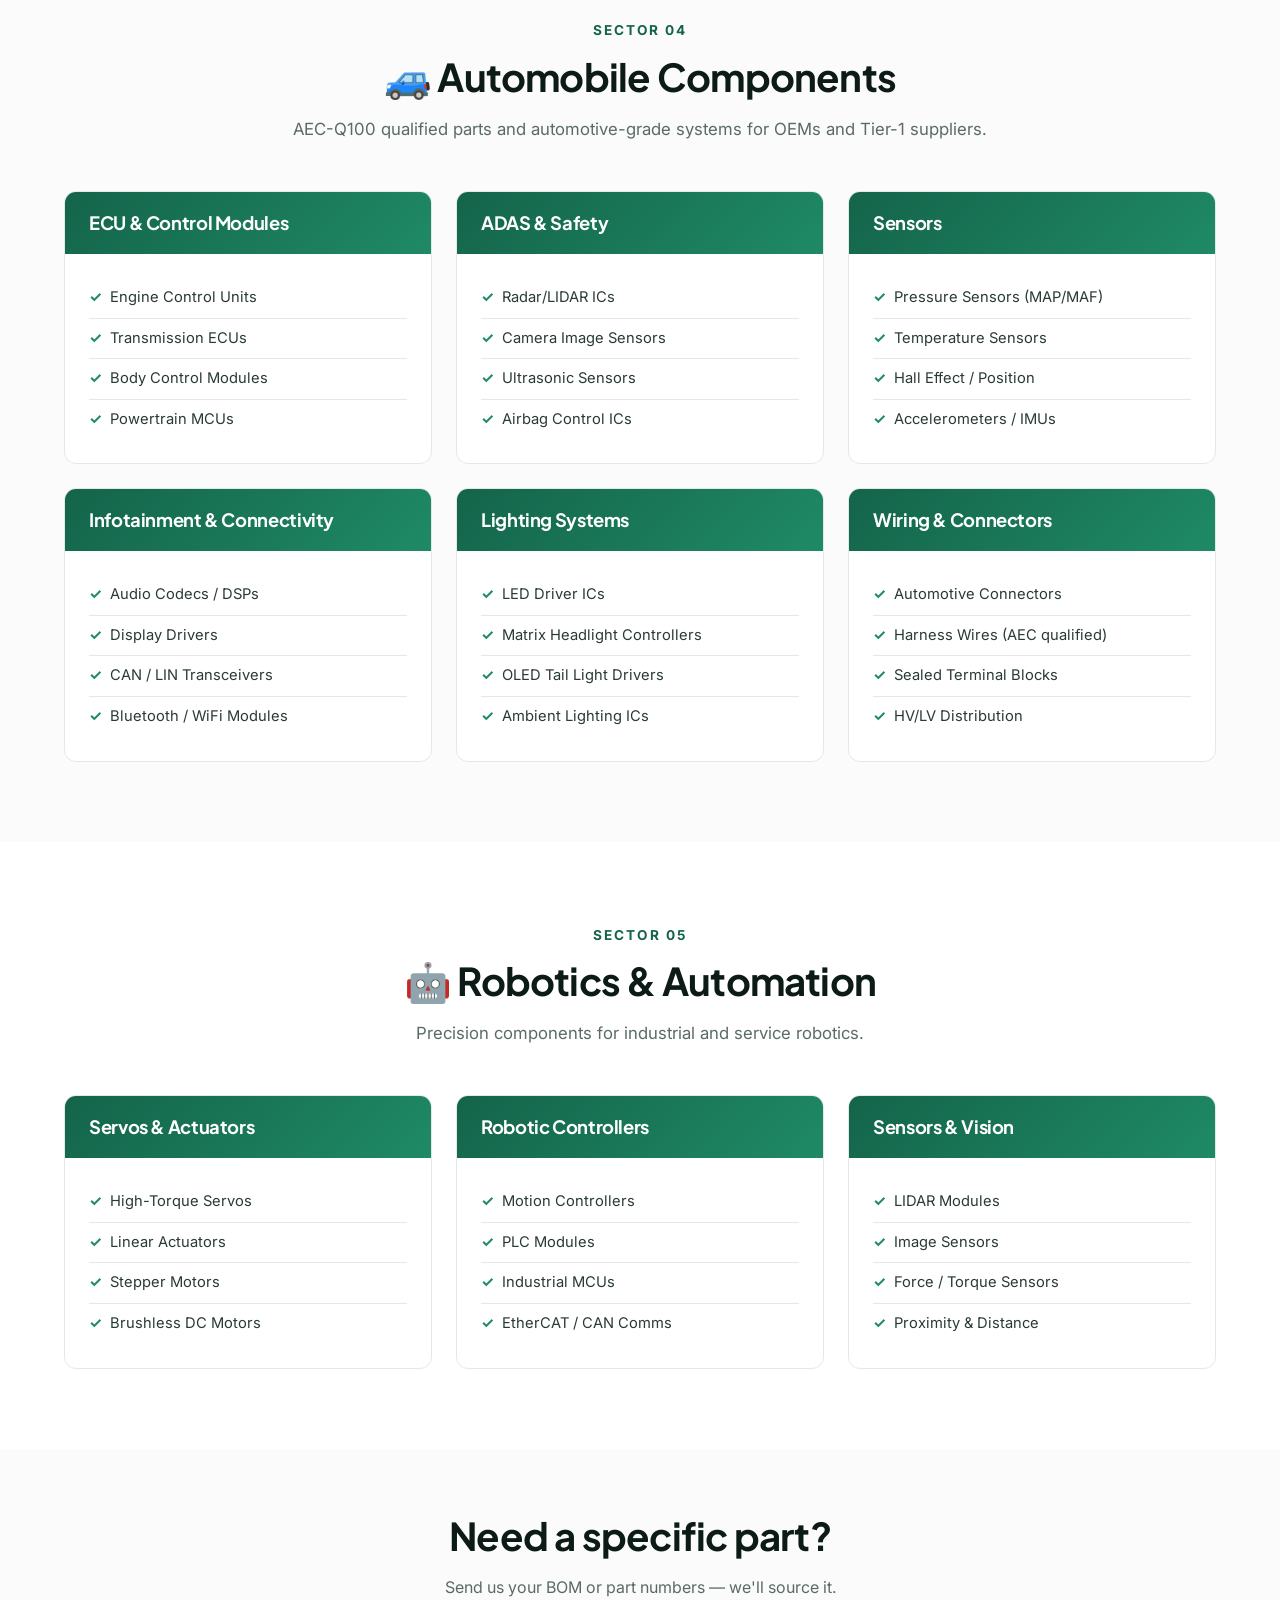
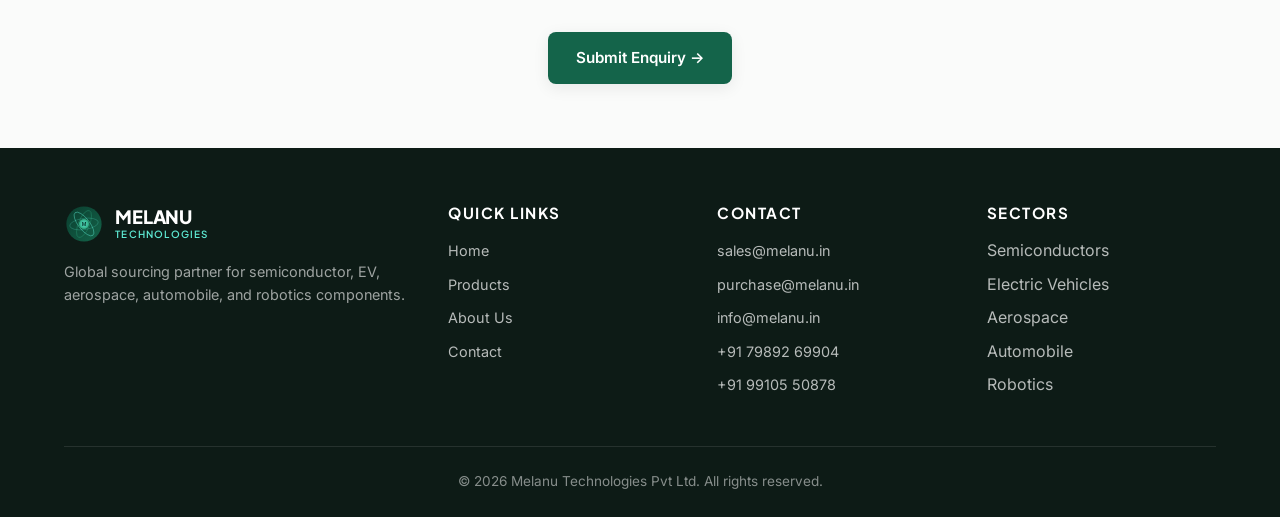
<file: products.html>
<!DOCTYPE html>
<html lang="en">
<head>
  <meta charset="UTF-8">
  <meta name="viewport" content="width=device-width, initial-scale=1.0">
  <title>Products — Melanu Technologies</title>
  <meta name="description" content="Comprehensive range of semiconductor, EV, aerospace, automobile, and robotics components.">
  <link rel="icon" type="image/svg+xml" href="logo.svg">
  <link rel="preconnect" href="https://fonts.googleapis.com">
  <link rel="preconnect" href="https://fonts.gstatic.com" crossorigin>
  <link href="https://fonts.googleapis.com/css2?family=Inter:wght@400;500;600;700&family=Plus+Jakarta+Sans:wght@500;700;800&display=swap" rel="stylesheet">
  <link rel="stylesheet" href="style.css">
</head>
<body>

  <nav class="navbar">
    <div class="nav-inner">
      <a href="index.html" class="logo"><img src="logo.svg" alt="Melanu"><div class="logo-text">MELANU<span>TECHNOLOGIES PVT LTD</span></div></a>
      <button class="nav-toggle" aria-label="Menu"><span></span><span></span><span></span></button>
      <ul class="nav-links">
        <li><a href="index.html">Home</a></li>
        <li><a href="products.html">Products</a></li>
        <li><a href="about.html">About</a></li>
        <li><a href="contact.html" class="nav-cta">Get Quote</a></li>
      </ul>
    </div>
  </nav>

  <header class="page-header">
    <div class="container">
      <div class="breadcrumb"><a href="index.html">Home</a> / Products</div>
      <h1>Our Product Range</h1>
      <p>500+ component lines across 5 critical sectors</p>
    </div>
  </header>

  <!-- Carousel banner -->
  <section style="padding: 3rem 0 0;">
    <div class="container">
      <div class="carousel">
        <div class="carousel-track">
          <div class="carousel-slide" style="background-image: url('https://images.unsplash.com/photo-1631467264549-2bbb3470a4a5?w=1600&q=80');">
            <div class="carousel-caption"><h3>Active Components</h3><p>Diodes, MOSFETs, ICs from world-leading manufacturers</p></div>
          </div>
          <div class="carousel-slide" style="background-image: url('https://images.unsplash.com/photo-1597733336794-12d05021d510?w=1600&q=80');">
            <div class="carousel-caption"><h3>Passive Components</h3><p>Precision resistors, capacitors, and inductors</p></div>
          </div>
          <div class="carousel-slide" style="background-image: url('https://images.unsplash.com/photo-1620712943543-bcc4688e7485?w=1600&q=80');">
            <div class="carousel-caption"><h3>Power Electronics</h3><p>SiC modules, power MOSFETs, and gate drivers</p></div>
          </div>
          <div class="carousel-slide" style="background-image: url('https://images.unsplash.com/photo-1518770660439-4636190af475?w=1600&q=80');">
            <div class="carousel-caption"><h3>Microcontrollers</h3><p>From 8-bit MCUs to high-performance MPUs</p></div>
          </div>
        </div>
        <button class="carousel-btn prev">‹</button>
        <button class="carousel-btn next">›</button>
        <div class="carousel-dots"></div>
      </div>
    </div>
  </section>

  <!-- Semiconductors -->
  <section class="section section-alt">
    <div class="container">
      <div class="section-head">
        <span class="section-eyebrow">SECTOR 01</span>
        <h2>⚡ Semiconductor Components</h2>
        <p>Active and passive components from world-leading manufacturers.</p>
      </div>
      <div class="grid-3">
        <div class="product-card">
          <div class="product-header"><h3>Diodes & Rectifiers</h3></div>
          <div class="product-body"><ul class="product-list"><li>Schottky Diodes</li><li>Zener Diodes</li><li>Bridge Rectifiers</li><li>Fast Recovery Diodes</li><li>TVS Diodes</li></ul></div>
        </div>
        <div class="product-card">
          <div class="product-header"><h3>Transistors & MOSFETs</h3></div>
          <div class="product-body"><ul class="product-list"><li>Power MOSFETs</li><li>BJT (NPN / PNP)</li><li>IGBT Modules</li><li>JFET / Dual MOSFET</li><li>SiC & GaN Transistors</li></ul></div>
        </div>
        <div class="product-card">
          <div class="product-header"><h3>Integrated Circuits</h3></div>
          <div class="product-body"><ul class="product-list"><li>Microcontrollers (MCU)</li><li>Op-Amps & Comparators</li><li>Voltage Regulators</li><li>ADCs / DACs</li><li>Power Management ICs</li></ul></div>
        </div>
        <div class="product-card">
          <div class="product-header"><h3>Resistors</h3></div>
          <div class="product-body"><ul class="product-list"><li>SMD / Through-Hole</li><li>Precision Resistors</li><li>Power & Wirewound</li><li>Variable / Trimmers</li><li>Current Sense</li></ul></div>
        </div>
        <div class="product-card">
          <div class="product-header"><h3>Capacitors</h3></div>
          <div class="product-body"><ul class="product-list"><li>Electrolytic</li><li>Ceramic (MLCC)</li><li>Tantalum</li><li>Film Capacitors</li><li>Supercapacitors</li></ul></div>
        </div>
        <div class="product-card">
          <div class="product-header"><h3>Inductors</h3></div>
          <div class="product-body"><ul class="product-list"><li>Power Inductors</li><li>Common Mode Chokes</li><li>RF / High-Frequency</li><li>Toroidal Inductors</li><li>SMD Inductors</li></ul></div>
        </div>
      </div>
    </div>
  </section>

  <!-- EV -->
  <section class="section">
    <div class="container">
      <div class="section-head">
        <span class="section-eyebrow">SECTOR 02</span>
        <h2>🚗 Electric Vehicle Components</h2>
        <p>High-voltage components for next-generation electric mobility.</p>
      </div>
      <div class="grid-3">
        <div class="product-card">
          <div class="product-header"><h3>Battery Management</h3></div>
          <div class="product-body"><ul class="product-list"><li>High-Voltage BMS</li><li>Cell Balancing ICs</li><li>Battery Monitors</li><li>Thermal Sensors</li></ul></div>
        </div>
        <div class="product-card">
          <div class="product-header"><h3>Power Electronics</h3></div>
          <div class="product-body"><ul class="product-list"><li>SiC Power Modules</li><li>Inverter ICs</li><li>DC-DC Converters</li><li>On-Board Chargers</li></ul></div>
        </div>
        <div class="product-card">
          <div class="product-header"><h3>Motor Control</h3></div>
          <div class="product-body"><ul class="product-list"><li>Motor Driver ICs</li><li>Gate Drivers</li><li>Current Sensors</li><li>Encoders & Resolvers</li></ul></div>
        </div>
      </div>
    </div>
  </section>

  <!-- Aerospace -->
  <section class="section section-alt">
    <div class="container">
      <div class="section-head">
        <span class="section-eyebrow">SECTOR 03</span>
        <h2>✈️ Aerospace & Defense</h2>
        <p>Mil-spec, ruggedized components meeting international aerospace standards.</p>
      </div>
      <div class="grid-3">
        <div class="product-card">
          <div class="product-header"><h3>MIL-Spec Connectors</h3></div>
          <div class="product-body"><ul class="product-list"><li>Circular Connectors</li><li>D-Sub Connectors</li><li>RF / Coaxial</li><li>Hermetic Seals</li></ul></div>
        </div>
        <div class="product-card">
          <div class="product-header"><h3>Ruggedized Components</h3></div>
          <div class="product-body"><ul class="product-list"><li>Hi-Rel Resistors</li><li>Space-Grade Capacitors</li><li>Vibration-Resistant ICs</li><li>Wide-Temp Components</li></ul></div>
        </div>
        <div class="product-card">
          <div class="product-header"><h3>Avionics & Control</h3></div>
          <div class="product-body"><ul class="product-list"><li>Pressure Sensors</li><li>Inertial Sensors</li><li>RF Modules</li><li>FPGA / Radiation-Hardened</li></ul></div>
        </div>
      </div>
    </div>
  </section>

  <!-- Automobile (NEW) -->
  <section class="section">
    <div class="container">
      <div class="section-head">
        <span class="section-eyebrow">SECTOR 04</span>
        <h2>🚙 Automobile Components</h2>
        <p>AEC-Q100 qualified parts and automotive-grade systems for OEMs and Tier-1 suppliers.</p>
      </div>
      <div class="grid-3">
        <div class="product-card">
          <div class="product-header"><h3>ECU & Control Modules</h3></div>
          <div class="product-body"><ul class="product-list"><li>Engine Control Units</li><li>Transmission ECUs</li><li>Body Control Modules</li><li>Powertrain MCUs</li></ul></div>
        </div>
        <div class="product-card">
          <div class="product-header"><h3>ADAS & Safety</h3></div>
          <div class="product-body"><ul class="product-list"><li>Radar/LIDAR ICs</li><li>Camera Image Sensors</li><li>Ultrasonic Sensors</li><li>Airbag Control ICs</li></ul></div>
        </div>
        <div class="product-card">
          <div class="product-header"><h3>Sensors</h3></div>
          <div class="product-body"><ul class="product-list"><li>Pressure Sensors (MAP/MAF)</li><li>Temperature Sensors</li><li>Hall Effect / Position</li><li>Accelerometers / IMUs</li></ul></div>
        </div>
        <div class="product-card">
          <div class="product-header"><h3>Infotainment & Connectivity</h3></div>
          <div class="product-body"><ul class="product-list"><li>Audio Codecs / DSPs</li><li>Display Drivers</li><li>CAN / LIN Transceivers</li><li>Bluetooth / WiFi Modules</li></ul></div>
        </div>
        <div class="product-card">
          <div class="product-header"><h3>Lighting Systems</h3></div>
          <div class="product-body"><ul class="product-list"><li>LED Driver ICs</li><li>Matrix Headlight Controllers</li><li>OLED Tail Light Drivers</li><li>Ambient Lighting ICs</li></ul></div>
        </div>
        <div class="product-card">
          <div class="product-header"><h3>Wiring & Connectors</h3></div>
          <div class="product-body"><ul class="product-list"><li>Automotive Connectors</li><li>Harness Wires (AEC qualified)</li><li>Sealed Terminal Blocks</li><li>HV/LV Distribution</li></ul></div>
        </div>
      </div>
    </div>
  </section>

  <!-- Robotics -->
  <section class="section section-alt">
    <div class="container">
      <div class="section-head">
        <span class="section-eyebrow">SECTOR 05</span>
        <h2>🤖 Robotics & Automation</h2>
        <p>Precision components for industrial and service robotics.</p>
      </div>
      <div class="grid-3">
        <div class="product-card">
          <div class="product-header"><h3>Servos & Actuators</h3></div>
          <div class="product-body"><ul class="product-list"><li>High-Torque Servos</li><li>Linear Actuators</li><li>Stepper Motors</li><li>Brushless DC Motors</li></ul></div>
        </div>
        <div class="product-card">
          <div class="product-header"><h3>Robotic Controllers</h3></div>
          <div class="product-body"><ul class="product-list"><li>Motion Controllers</li><li>PLC Modules</li><li>Industrial MCUs</li><li>EtherCAT / CAN Comms</li></ul></div>
        </div>
        <div class="product-card">
          <div class="product-header"><h3>Sensors & Vision</h3></div>
          <div class="product-body"><ul class="product-list"><li>LIDAR Modules</li><li>Image Sensors</li><li>Force / Torque Sensors</li><li>Proximity & Distance</li></ul></div>
        </div>
      </div>
    </div>
  </section>

  <section class="section" style="text-align:center; padding: 4rem 0;">
    <div class="container">
      <h2>Need a specific part?</h2>
      <p style="margin-bottom: 2rem; color: var(--ink-500);">Send us your BOM or part numbers — we'll source it.</p>
      <a href="contact.html" class="btn btn-primary">Submit Enquiry →</a>
    </div>
  </section>

  <div class="floating-contacts">
    <a href="https://wa.me/917989269904?text=Hello%20Melanu%20Technologies,%20I%20have%20an%20enquiry." target="_blank" class="float-btn float-whatsapp" title="WhatsApp">💬</a>
    <a href="tel:+917989269904" class="float-btn float-call" title="Call us">📞</a>
    <button id="botBtn" class="float-btn float-bot" title="AI Assistant">🤖</button>
  </div>

  <div id="chatbot" class="chatbot">
    <div class="chatbot-head">
      <div class="chatbot-head-info"><div class="chatbot-avatar">🤖</div><div><h4>Melanu AI Assistant</h4><small>Online · Powered by Claude AI</small></div></div>
      <button id="chatbotClose" class="chatbot-close">✕</button>
    </div>
    <div class="chatbot-body"><div class="chat-msg bot"><div class="bubble">👋 Looking for specific components? Ask me!</div></div></div>
    <div class="chat-quick">
      <button>Our products</button>
      <button>Get a quote</button>
      <button>WhatsApp us</button>
      <button>Sectors we serve</button>
    </div>
    <div class="chat-input-row">
      <input type="text" id="chatInput" class="chat-input" placeholder="Type a message..." autocomplete="off">
      <button id="chatSend" class="chat-send">➤</button>
    </div>
  </div>

  <footer>
    <div class="container">
      <div class="footer-grid">
        <div class="footer-brand">
          <div class="logo"><img src="logo.svg" alt="Melanu" style="height: 40px; width: 40px;"><div class="logo-text" style="color: var(--white);">MELANU<span style="color: var(--green-300);">TECHNOLOGIES</span></div></div>
          <p>Global sourcing partner for semiconductor, EV, aerospace, automobile, and robotics components.</p>
        </div>
        <div><h4>Quick Links</h4><ul><li><a href="index.html">Home</a></li><li><a href="products.html">Products</a></li><li><a href="about.html">About Us</a></li><li><a href="contact.html">Contact</a></li></ul></div>
        <div><h4>Contact</h4><ul><li><a href="mailto:sales@melanu.in">sales@melanu.in</a></li><li><a href="mailto:purchase@melanu.in">purchase@melanu.in</a></li><li><a href="mailto:info@melanu.in">info@melanu.in</a></li><li><a href="tel:+917989269904">+91 79892 69904</a></li><li><a href="tel:+919910550878">+91 99105 50878</a></li></ul></div>
        <div><h4>Sectors</h4><ul><li>Semiconductors</li><li>Electric Vehicles</li><li>Aerospace</li><li>Automobile</li><li>Robotics</li></ul></div>
      </div>
      <div class="footer-bottom">© 2026 Melanu Technologies Pvt Ltd. All rights reserved.</div>
    </div>
  </footer>

  <script src="script.js"></script>
</body>
</html>
</file>
<file: style.css>
/* ===== Melanu Technologies — Global Styles ===== */
:root {
  --green-900: #0a3d2e;
  --green-700: #14644a;
  --green-500: #1f8a66;
  --green-400: #2ea87f;
  --green-300: #5eead4;
  --green-100: #e6f4ee;
  --green-50: #f3faf7;
  --ink-900: #0d1b16;
  --ink-700: #2a3b34;
  --ink-500: #5a6b65;
  --ink-300: #9aa8a3;
  --ink-100: #e3e9e6;
  --white: #ffffff;
  --bg: #fafbfa;
  --shadow-sm: 0 1px 3px rgba(13,27,22,0.06);
  --shadow-md: 0 4px 16px rgba(13,27,22,0.08);
  --shadow-lg: 0 12px 40px rgba(13,27,22,0.12);
  --radius: 12px;
  --max: 1200px;
}

* { margin: 0; padding: 0; box-sizing: border-box; }
html { scroll-behavior: smooth; }
body { font-family: 'Inter', -apple-system, BlinkMacSystemFont, sans-serif; font-size: 16px; line-height: 1.6; color: var(--ink-700); background: var(--bg); -webkit-font-smoothing: antialiased; }
h1, h2, h3, h4 { font-family: 'Plus Jakarta Sans', 'Inter', sans-serif; font-weight: 700; color: var(--ink-900); line-height: 1.2; letter-spacing: -0.02em; }
h1 { font-size: clamp(2rem, 5vw, 3.5rem); }
h2 { font-size: clamp(1.6rem, 3.5vw, 2.4rem); margin-bottom: 1rem; }
h3 { font-size: 1.25rem; margin-bottom: 0.5rem; }
p { margin-bottom: 1rem; color: var(--ink-700); }
a { color: var(--green-700); text-decoration: none; transition: color 0.2s; }
a:hover { color: var(--green-500); }
img { max-width: 100%; display: block; }
.container { max-width: var(--max); margin: 0 auto; padding: 0 1.5rem; }

/* Navigation */
.navbar { position: sticky; top: 0; z-index: 100; background: rgba(255,255,255,0.95); backdrop-filter: blur(10px); border-bottom: 1px solid var(--ink-100); box-shadow: var(--shadow-sm); }
.nav-inner { max-width: var(--max); margin: 0 auto; padding: 0.75rem 1.5rem; display: flex; align-items: center; justify-content: space-between; }
.logo { display: flex; align-items: center; gap: 0.7rem; }
.logo img { height: 44px; width: 44px; }
.logo-text { font-family: 'Plus Jakarta Sans', sans-serif; font-weight: 800; font-size: 1.15rem; color: var(--ink-900); letter-spacing: -0.01em; line-height: 1.1; }
.logo-text span { display: block; font-size: 0.62rem; font-weight: 600; color: var(--green-700); letter-spacing: 0.12em; margin-top: 2px; }
.nav-links { display: flex; gap: 2rem; list-style: none; align-items: center; }
.nav-links a { color: var(--ink-700); font-weight: 500; font-size: 0.95rem; transition: color 0.2s; }
.nav-links a:hover, .nav-links a.active { color: var(--green-700); }
.nav-cta { background: var(--green-700); color: var(--white) !important; padding: 0.55rem 1.25rem; border-radius: 8px; font-weight: 600; }
.nav-cta:hover { background: var(--green-900); }
.nav-toggle { display: none; background: none; border: none; cursor: pointer; padding: 0.5rem; }
.nav-toggle span { display: block; width: 24px; height: 2px; background: var(--ink-900); margin: 5px 0; transition: 0.3s; }

/* Buttons */
.btn { display: inline-flex; align-items: center; gap: 0.5rem; padding: 0.85rem 1.75rem; border-radius: 8px; font-weight: 600; font-size: 0.95rem; cursor: pointer; border: none; transition: all 0.25s; font-family: inherit; text-decoration: none; }
.btn-primary { background: var(--green-700); color: var(--white); box-shadow: var(--shadow-md); }
.btn-primary:hover { background: var(--green-900); color: var(--white); transform: translateY(-2px); box-shadow: var(--shadow-lg); }
.btn-outline { background: transparent; color: var(--green-700); border: 2px solid var(--green-700); }
.btn-outline:hover { background: var(--green-700); color: var(--white); }

/* Hero */
.hero { background: radial-gradient(circle at 20% 0%, var(--green-100) 0%, transparent 50%), radial-gradient(circle at 80% 100%, var(--green-50) 0%, transparent 50%), var(--white); padding: 5rem 0 6rem; position: relative; overflow: hidden; }
.hero-grid { display: grid; grid-template-columns: 1.1fr 0.9fr; gap: 4rem; align-items: center; }
.hero-eyebrow { display: inline-block; background: var(--green-100); color: var(--green-900); padding: 0.4rem 1rem; border-radius: 999px; font-size: 0.8rem; font-weight: 600; letter-spacing: 0.05em; margin-bottom: 1.25rem; }
.hero h1 { margin-bottom: 1.25rem; }
.hero h1 .accent { color: var(--green-700); }
.hero-lead { font-size: 1.15rem; color: var(--ink-500); margin-bottom: 2rem; max-width: 540px; }
.hero-ctas { display: flex; gap: 1rem; flex-wrap: wrap; margin-bottom: 2.5rem; }
.hero-stats { display: flex; gap: 2.5rem; padding-top: 2rem; border-top: 1px solid var(--ink-100); }
.stat-num { font-family: 'Plus Jakarta Sans', sans-serif; font-size: 2rem; font-weight: 800; color: var(--green-700); display: block; line-height: 1; }
.stat-label { font-size: 0.85rem; color: var(--ink-500); margin-top: 0.25rem; }

/* Hero animated visual */
.hero-visual { position: relative; width: 100%; aspect-ratio: 1.05 / 1; background: linear-gradient(135deg, var(--green-900) 0%, var(--green-700) 100%); border-radius: 20px; overflow: hidden; box-shadow: var(--shadow-lg); }
.hero-visual::before { content: ''; position: absolute; inset: 0; background: radial-gradient(circle at 30% 20%, rgba(46,168,127,0.45), transparent 45%), radial-gradient(circle at 70% 80%, rgba(94,234,212,0.35), transparent 45%); z-index: 1; }
.circuit-svg { position: absolute; inset: 0; width: 100%; height: 100%; z-index: 2; }
.circuit-line { stroke: rgba(94,234,212,0.6); stroke-width: 1.5; fill: none; stroke-dasharray: 6 4; animation: dashFlow 3s linear infinite; }
@keyframes dashFlow { to { stroke-dashoffset: -20; } }
.circuit-node { fill: #5eead4; filter: drop-shadow(0 0 6px #5eead4); animation: nodePulse 2s ease-in-out infinite; }
.circuit-node.delay-1 { animation-delay: 0.4s; }
.circuit-node.delay-2 { animation-delay: 0.8s; }
.circuit-node.delay-3 { animation-delay: 1.2s; }
@keyframes nodePulse { 0%, 100% { opacity: 0.5; } 50% { opacity: 1; } }
.chip-rect { fill: rgba(255,255,255,0.06); stroke: rgba(94,234,212,0.7); stroke-width: 1.5; }
.chip-label { fill: rgba(255,255,255,0.95); font-family: 'Plus Jakarta Sans', monospace; font-size: 8px; font-weight: 700; letter-spacing: 0.1em; text-anchor: middle; }
.float-icons-overlay { position: absolute; inset: 0; z-index: 3; display: grid; grid-template-columns: 1fr 1fr 1fr; grid-template-rows: 1fr 1fr; padding: 1.5rem; gap: 0.75rem; pointer-events: none; }
.float-icon { background: rgba(255,255,255,0.1); backdrop-filter: blur(10px); border-radius: 14px; display: flex; flex-direction: column; align-items: center; justify-content: center; border: 1px solid rgba(255,255,255,0.18); animation: floatY 4s ease-in-out infinite; color: white; font-size: 0.7rem; font-weight: 600; text-align: center; padding: 0.4rem; }
.float-icon .ico { font-size: 1.4rem; margin-bottom: 0.2rem; }
.float-icon.f1 { animation-delay: 0s; }
.float-icon.f2 { animation-delay: 0.5s; }
.float-icon.f3 { animation-delay: 1s; }
.float-icon.f4 { animation-delay: 1.5s; }
.float-icon.f5 { animation-delay: 2s; }
.float-icon.f6 { animation-delay: 2.5s; }
@keyframes floatY { 0%, 100% { transform: translateY(0); } 50% { transform: translateY(-6px); } }

/* Sections */
.section { padding: 5rem 0; }
.section-alt { background: var(--white); }
.section-head { text-align: center; max-width: 700px; margin: 0 auto 3rem; }
.section-eyebrow { display: inline-block; color: var(--green-700); font-size: 0.85rem; font-weight: 700; letter-spacing: 0.15em; text-transform: uppercase; margin-bottom: 0.75rem; }
.section-head p { font-size: 1.05rem; color: var(--ink-500); }

/* Sector image cards */
.sector-grid { display: grid; grid-template-columns: repeat(auto-fit, minmax(260px, 1fr)); gap: 1.5rem; }
.sector-card { background: var(--white); border: 1px solid var(--ink-100); border-radius: var(--radius); overflow: hidden; transition: all 0.3s; cursor: pointer; }
.sector-card:hover { transform: translateY(-6px); box-shadow: var(--shadow-lg); border-color: var(--green-400); }
.sector-img { height: 180px; background-size: cover; background-position: center; position: relative; overflow: hidden; transition: transform 0.4s; }
.sector-card:hover .sector-img { transform: scale(1.05); }
.sector-img::after { content: ''; position: absolute; inset: 0; background: linear-gradient(to bottom, rgba(10,61,46,0.1), rgba(10,61,46,0.7)); }
.sector-img-icon { position: absolute; bottom: 1rem; left: 1rem; z-index: 2; width: 44px; height: 44px; background: var(--white); border-radius: 10px; display: flex; align-items: center; justify-content: center; font-size: 1.4rem; box-shadow: var(--shadow-md); }
.sector-body { padding: 1.5rem; }
.sector-body h3 { margin-bottom: 0.5rem; }
.sector-body p { font-size: 0.92rem; color: var(--ink-500); margin-bottom: 0; }

/* Generic Cards */
.grid-3 { display: grid; grid-template-columns: repeat(auto-fit, minmax(280px, 1fr)); gap: 1.5rem; }
.card { background: var(--white); border: 1px solid var(--ink-100); border-radius: var(--radius); padding: 1.75rem; transition: all 0.3s; }
.card:hover { border-color: var(--green-400); box-shadow: var(--shadow-md); transform: translateY(-4px); }
.card-icon { width: 48px; height: 48px; background: var(--green-100); border-radius: 10px; display: flex; align-items: center; justify-content: center; font-size: 1.5rem; margin-bottom: 1rem; }
.card h3 { margin-bottom: 0.5rem; }
.card p { font-size: 0.95rem; color: var(--ink-500); margin-bottom: 0; }

/* Carousel */
.carousel { position: relative; border-radius: var(--radius); overflow: hidden; box-shadow: var(--shadow-md); background: var(--ink-100); aspect-ratio: 16 / 7; margin-bottom: 3rem; }
.carousel-track { display: flex; width: 100%; height: 100%; transition: transform 0.6s cubic-bezier(0.4, 0, 0.2, 1); }
.carousel-slide { min-width: 100%; height: 100%; position: relative; background-size: cover; background-position: center; }
.carousel-slide::after { content: ''; position: absolute; inset: 0; background: linear-gradient(to top, rgba(13,27,22,0.85) 0%, rgba(13,27,22,0.2) 50%, transparent 100%); }
.carousel-caption { position: absolute; bottom: 1.5rem; left: 1.5rem; right: 1.5rem; z-index: 2; color: var(--white); }
.carousel-caption h3 { color: var(--white); font-size: 1.4rem; margin-bottom: 0.3rem; }
.carousel-caption p { color: rgba(255,255,255,0.9); font-size: 0.95rem; margin: 0; }
.carousel-btn { position: absolute; top: 50%; transform: translateY(-50%); width: 42px; height: 42px; border-radius: 50%; background: rgba(255,255,255,0.95); border: none; cursor: pointer; display: flex; align-items: center; justify-content: center; font-size: 1.2rem; color: var(--green-900); z-index: 3; transition: all 0.2s; box-shadow: var(--shadow-md); }
.carousel-btn:hover { background: var(--white); transform: translateY(-50%) scale(1.1); }
.carousel-btn.prev { left: 1rem; }
.carousel-btn.next { right: 1rem; }
.carousel-dots { position: absolute; bottom: 0.8rem; left: 50%; transform: translateX(-50%); display: flex; gap: 0.4rem; z-index: 3; }
.carousel-dot { width: 8px; height: 8px; border-radius: 50%; background: rgba(255,255,255,0.5); border: none; cursor: pointer; transition: all 0.3s; }
.carousel-dot.active { background: var(--white); width: 24px; border-radius: 4px; }

/* Product Cards */
.product-card { background: var(--white); border: 1px solid var(--ink-100); border-radius: var(--radius); overflow: hidden; transition: all 0.3s; }
.product-card:hover { box-shadow: var(--shadow-md); transform: translateY(-3px); }
.product-header { background: linear-gradient(135deg, var(--green-700), var(--green-500)); color: var(--white); padding: 1.25rem 1.5rem; }
.product-header h3 { color: var(--white); margin: 0; font-size: 1.15rem; }
.product-body { padding: 1.5rem; }
.product-list { list-style: none; }
.product-list li { padding: 0.5rem 0; border-bottom: 1px solid var(--ink-100); font-size: 0.92rem; color: var(--ink-700); display: flex; align-items: center; gap: 0.5rem; }
.product-list li:last-child { border: none; }
.product-list li::before { content: '✓'; color: var(--green-500); font-weight: 700; }

/* Contact */
.contact-grid { display: grid; grid-template-columns: 1fr 1.2fr; gap: 3rem; align-items: start; }
.contact-info-card { background: var(--green-900); color: var(--white); border-radius: var(--radius); padding: 2.5rem; position: sticky; top: 90px; }
.contact-info-card h3 { color: var(--white); margin-bottom: 1.5rem; }
.contact-item { display: flex; gap: 1rem; margin-bottom: 1.5rem; align-items: flex-start; }
.contact-icon { width: 40px; height: 40px; background: rgba(255,255,255,0.1); border-radius: 8px; display: flex; align-items: center; justify-content: center; flex-shrink: 0; font-size: 1.1rem; }
.contact-item-label { font-size: 0.8rem; color: rgba(255,255,255,0.6); margin-bottom: 0.2rem; }
.contact-item a, .contact-item-value { color: var(--white); font-weight: 500; font-size: 0.95rem; display: block; }
.contact-item a:hover { color: var(--green-300); }
.form-card { background: var(--white); border: 1px solid var(--ink-100); border-radius: var(--radius); padding: 2.5rem; box-shadow: var(--shadow-sm); }
.form-row { display: grid; grid-template-columns: 1fr 1fr; gap: 1rem; margin-bottom: 1rem; }
.form-group { margin-bottom: 1.25rem; }
.form-group label { display: block; font-size: 0.85rem; font-weight: 600; color: var(--ink-700); margin-bottom: 0.4rem; }
.form-group input, .form-group select, .form-group textarea { width: 100%; padding: 0.75rem 1rem; border: 1px solid var(--ink-100); border-radius: 8px; font-size: 0.95rem; font-family: inherit; color: var(--ink-900); background: var(--white); transition: border-color 0.2s, box-shadow 0.2s; }
.form-group input:focus, .form-group select:focus, .form-group textarea:focus { outline: none; border-color: var(--green-500); box-shadow: 0 0 0 3px var(--green-100); }
.form-group textarea { resize: vertical; min-height: 110px; }
.form-msg { margin-top: 1rem; padding: 0.75rem 1rem; border-radius: 8px; font-size: 0.9rem; display: none; }
.form-msg.success { background: var(--green-100); color: var(--green-900); display: block; }
.form-msg.error { background: #fee2e2; color: #991b1b; display: block; }

/* Floating contact buttons */
.floating-contacts { position: fixed; bottom: 1.5rem; right: 1.5rem; display: flex; flex-direction: column; gap: 0.6rem; z-index: 99; }
.float-btn { width: 52px; height: 52px; border-radius: 50%; display: flex; align-items: center; justify-content: center; color: var(--white); font-size: 1.4rem; box-shadow: var(--shadow-lg); transition: transform 0.2s; border: none; cursor: pointer; text-decoration: none; }
.float-btn:hover { transform: scale(1.1); color: var(--white); }
.float-whatsapp { background: #25D366; }
.float-call { background: var(--green-700); }
.float-bot { background: var(--ink-900); }

/* AI Chatbot */
.chatbot { position: fixed; bottom: 1.5rem; right: 1.5rem; width: 380px; max-width: calc(100vw - 3rem); height: 540px; background: var(--white); border-radius: 16px; box-shadow: var(--shadow-lg); display: none; flex-direction: column; z-index: 200; overflow: hidden; border: 1px solid var(--ink-100); }
.chatbot.open { display: flex; }
.chatbot-head { background: linear-gradient(135deg, var(--green-900), var(--green-700)); color: var(--white); padding: 1rem 1.25rem; display: flex; justify-content: space-between; align-items: center; }
.chatbot-head-info { display: flex; align-items: center; gap: 0.75rem; }
.chatbot-avatar { width: 38px; height: 38px; border-radius: 50%; background: var(--green-300); display: flex; align-items: center; justify-content: center; font-size: 1.2rem; }
.chatbot-head h4 { color: var(--white); margin: 0; font-size: 1rem; }
.chatbot-head small { font-size: 0.75rem; color: rgba(255,255,255,0.8); }
.chatbot-head small::before { content: '● '; color: #4ade80; }
.chatbot-close { background: rgba(255,255,255,0.15); border: none; color: var(--white); width: 30px; height: 30px; border-radius: 50%; cursor: pointer; font-size: 1rem; }
.chatbot-body { flex: 1; padding: 1rem; overflow-y: auto; background: var(--green-50); scroll-behavior: smooth; }
.chat-msg { margin-bottom: 0.75rem; display: flex; animation: fadeUp 0.3s ease forwards; }
.chat-msg.bot .bubble { background: var(--white); color: var(--ink-700); border-radius: 14px 14px 14px 4px; box-shadow: var(--shadow-sm); }
.chat-msg.user { justify-content: flex-end; }
.chat-msg.user .bubble { background: var(--green-700); color: var(--white); border-radius: 14px 14px 4px 14px; }
.bubble { padding: 0.65rem 0.95rem; font-size: 0.92rem; max-width: 85%; line-height: 1.45; }
.bubble a { color: var(--green-700); text-decoration: underline; }
.chat-msg.user .bubble a { color: var(--green-300); }
.typing { display: inline-flex; gap: 4px; padding: 4px 0; }
.typing span { width: 6px; height: 6px; border-radius: 50%; background: var(--ink-300); animation: typingBounce 1.2s infinite; }
.typing span:nth-child(2) { animation-delay: 0.2s; }
.typing span:nth-child(3) { animation-delay: 0.4s; }
@keyframes typingBounce { 0%, 60%, 100% { transform: translateY(0); opacity: 0.4; } 30% { transform: translateY(-4px); opacity: 1; } }
.chat-quick { padding: 0.5rem 1rem; display: flex; gap: 0.4rem; flex-wrap: wrap; background: var(--white); border-top: 1px solid var(--ink-100); }
.chat-quick button { background: var(--green-100); color: var(--green-900); border: none; padding: 0.4rem 0.8rem; border-radius: 999px; font-size: 0.78rem; cursor: pointer; font-family: inherit; font-weight: 500; transition: all 0.2s; }
.chat-quick button:hover { background: var(--green-400); color: var(--white); }
.chat-input-row { display: flex; gap: 0.5rem; padding: 0.75rem; background: var(--white); border-top: 1px solid var(--ink-100); }
.chat-input { flex: 1; border: 1px solid var(--ink-100); border-radius: 999px; padding: 0.55rem 1rem; font-size: 0.9rem; font-family: inherit; outline: none; }
.chat-input:focus { border-color: var(--green-500); }
.chat-send { background: var(--green-700); color: var(--white); border: none; width: 38px; height: 38px; border-radius: 50%; cursor: pointer; font-size: 1rem; flex-shrink: 0; }
.chat-send:hover { background: var(--green-900); }
.chat-send:disabled { opacity: 0.5; cursor: not-allowed; }

/* Footer */
footer { background: var(--ink-900); color: rgba(255,255,255,0.7); padding: 3.5rem 0 1.5rem; }
.footer-grid { display: grid; grid-template-columns: 1.5fr 1fr 1fr 1fr; gap: 2.5rem; margin-bottom: 2.5rem; }
footer h4 { color: var(--white); font-size: 0.95rem; margin-bottom: 1rem; text-transform: uppercase; letter-spacing: 0.1em; }
footer ul { list-style: none; }
footer li { margin-bottom: 0.5rem; }
footer a { color: rgba(255,255,255,0.7); font-size: 0.9rem; }
footer a:hover { color: var(--green-300); }
.footer-brand p { color: rgba(255,255,255,0.6); font-size: 0.9rem; margin-top: 1rem; }
.footer-bottom { border-top: 1px solid rgba(255,255,255,0.1); padding-top: 1.5rem; text-align: center; font-size: 0.85rem; color: rgba(255,255,255,0.5); }

/* Page header */
.page-header { background: linear-gradient(135deg, var(--green-900), var(--green-700)); color: var(--white); padding: 4rem 0 3rem; text-align: center; position: relative; overflow: hidden; }
.page-header::after { content: ''; position: absolute; inset: 0; background: radial-gradient(circle at 20% 50%, rgba(94,234,212,0.15), transparent 40%), radial-gradient(circle at 80% 50%, rgba(46,168,127,0.15), transparent 40%); }
.page-header > .container { position: relative; z-index: 2; }
.page-header h1 { color: var(--white); margin-bottom: 0.5rem; }
.page-header p { color: rgba(255,255,255,0.85); font-size: 1.1rem; }
.breadcrumb { font-size: 0.85rem; color: rgba(255,255,255,0.7); margin-bottom: 1rem; }
.breadcrumb a { color: rgba(255,255,255,0.7); }
.breadcrumb a:hover { color: var(--white); }

/* Animations */
@keyframes fadeUp { from { opacity: 0; transform: translateY(20px); } to { opacity: 1; transform: translateY(0); } }
.fade-up { animation: fadeUp 0.6s ease forwards; }

/* Responsive */
@media (max-width: 880px) {
  .hero-grid { grid-template-columns: 1fr; gap: 2.5rem; }
  .contact-grid { grid-template-columns: 1fr; }
  .contact-info-card { position: static; }
  .footer-grid { grid-template-columns: 1fr 1fr; }
  .nav-links { position: fixed; top: 70px; left: 0; right: 0; background: var(--white); flex-direction: column; padding: 1.5rem; border-bottom: 1px solid var(--ink-100); display: none; }
  .nav-links.open { display: flex; }
  .nav-toggle { display: block; }
  .form-row { grid-template-columns: 1fr; }
  .hero-stats { flex-wrap: wrap; gap: 1.5rem; }
  .carousel { aspect-ratio: 4 / 3; }
  .carousel-caption h3 { font-size: 1.1rem; }
}

@media (max-width: 520px) {
  .footer-grid { grid-template-columns: 1fr; gap: 2rem; }
  .section { padding: 3.5rem 0; }
  .hero { padding: 3rem 0 4rem; }
  .form-card { padding: 1.5rem; }
  .contact-info-card { padding: 1.75rem; }
  .chatbot { width: calc(100vw - 2rem); right: 1rem; bottom: 1rem; height: 500px; }
}
</file>
